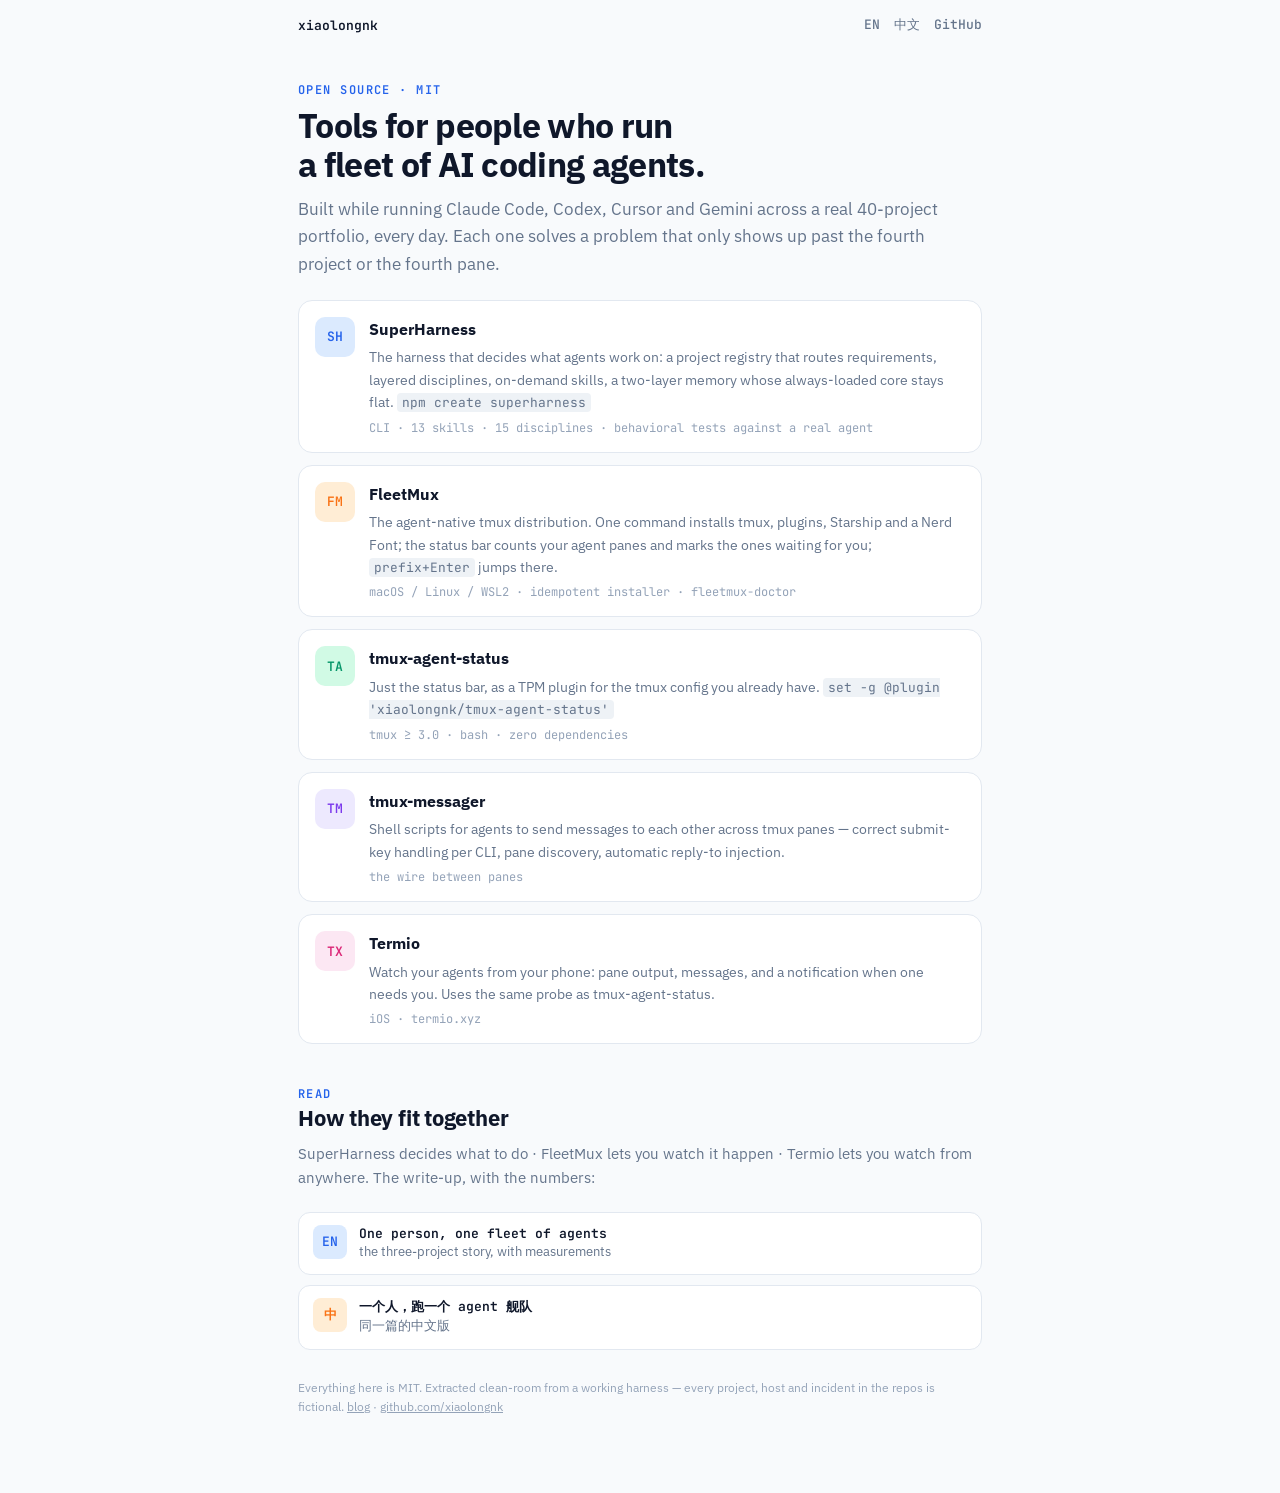
<file: index.html>
<!doctype html><html lang="en"><head><meta charset="utf-8"><meta name="viewport" content="width=device-width,initial-scale=1">
<title>xiaolongnk — tools for running AI agent fleets</title><meta name="description" content="Open-source tools for people who run many AI coding agents at once: SuperHarness, FleetMux, tmux-agent-status, tmux-messager, Termio.">
<meta property="og:title" content="xiaolongnk — tools for running AI agent fleets"><meta property="og:description" content="Open-source tools for people who run many AI coding agents at once: SuperHarness, FleetMux, tmux-agent-status, tmux-messager, Termio."><meta property="og:image" content="https://xiaolongnk.github.io/assets/fleetmux-demo.gif"><meta name="twitter:card" content="summary_large_image">
<link rel="preconnect" href="https://fonts.googleapis.com"><link href="https://fonts.googleapis.com/css2?family=IBM+Plex+Sans:wght@400;500;600;700&family=JetBrains+Mono:wght@400;600&display=swap" rel="stylesheet">
<link rel="stylesheet" href="assets/style.css"></head><body>
<nav><a class="brand" href="">xiaolongnk</a><span><a href="agent-fleet/">EN</a><a href="zh/agent-fleet/">中文</a><a href="https://github.com/xiaolongnk">GitHub</a></span></nav><main>
<div class="hero"><div class="eyebrow">Open source · MIT</div>
<h1>Tools for people who run<br>a fleet of AI coding agents.</h1>
<p class="lead">Built while running Claude Code, Codex, Cursor and Gemini across a real 40-project portfolio, every day. Each one solves a problem that only shows up past the fourth project or the fourth pane.</p>
<div class="grid">
<a class="prod" href="https://github.com/xiaolongnk/SuperHarness"><div class="k k1">SH</div><div><h3>SuperHarness</h3><p>The harness that decides what agents work on: a project registry that routes requirements, layered disciplines, on-demand skills, a two-layer memory whose always-loaded core stays flat. <code>npm create superharness</code></p><div class="m">CLI · 13 skills · 15 disciplines · behavioral tests against a real agent</div></div></a>
<a class="prod" href="https://github.com/xiaolongnk/fleetmux"><div class="k k2">FM</div><div><h3>FleetMux</h3><p>The agent-native tmux distribution. One command installs tmux, plugins, Starship and a Nerd Font; the status bar counts your agent panes and marks the ones waiting for you; <code>prefix+Enter</code> jumps there.</p><div class="m">macOS / Linux / WSL2 · idempotent installer · fleetmux-doctor</div></div></a>
<a class="prod" href="https://github.com/xiaolongnk/tmux-agent-status"><div class="k k3">TA</div><div><h3>tmux-agent-status</h3><p>Just the status bar, as a TPM plugin for the tmux config you already have. <code>set -g @plugin 'xiaolongnk/tmux-agent-status'</code></p><div class="m">tmux ≥ 3.0 · bash · zero dependencies</div></div></a>
<a class="prod" href="https://github.com/xiaolongnk/tmux-messager"><div class="k k4">TM</div><div><h3>tmux-messager</h3><p>Shell scripts for agents to send messages to each other across tmux panes — correct submit-key handling per CLI, pane discovery, automatic reply-to injection.</p><div class="m">the wire between panes</div></div></a>
<a class="prod" href="https://termio.xyz"><div class="k k5">TX</div><div><h3>Termio</h3><p>Watch your agents from your phone: pane output, messages, and a notification when one needs you. Uses the same probe as tmux-agent-status.</p><div class="m">iOS · termio.xyz</div></div></a>
</div></div>
<section><div class="eyebrow">Read</div><h2>How they fit together</h2>
<p class="lead" style="font-size:15px">SuperHarness decides what to do · FleetMux lets you watch it happen · Termio lets you watch from anywhere. The write-up, with the numbers:</p>
<div class="trio"><a href="agent-fleet/"><div class="k k1">EN</div><div><div class="n">One person, one fleet of agents</div><div class="d">the three-project story, with measurements</div></div></a>
<a href="zh/agent-fleet/"><div class="k k2">中</div><div><div class="n">一个人，跑一个 agent 舰队</div><div class="d">同一篇的中文版</div></div></a></div></section>
<p class="foot">Everything here is MIT. Extracted clean-room from a working harness — every project, host and incident in the repos is fictional. <a href="https://blog.nofile.cc" style="color:var(--faint)">blog</a> · <a href="https://github.com/xiaolongnk" style="color:var(--faint)">github.com/xiaolongnk</a></p>
</main></body></html>
</file>
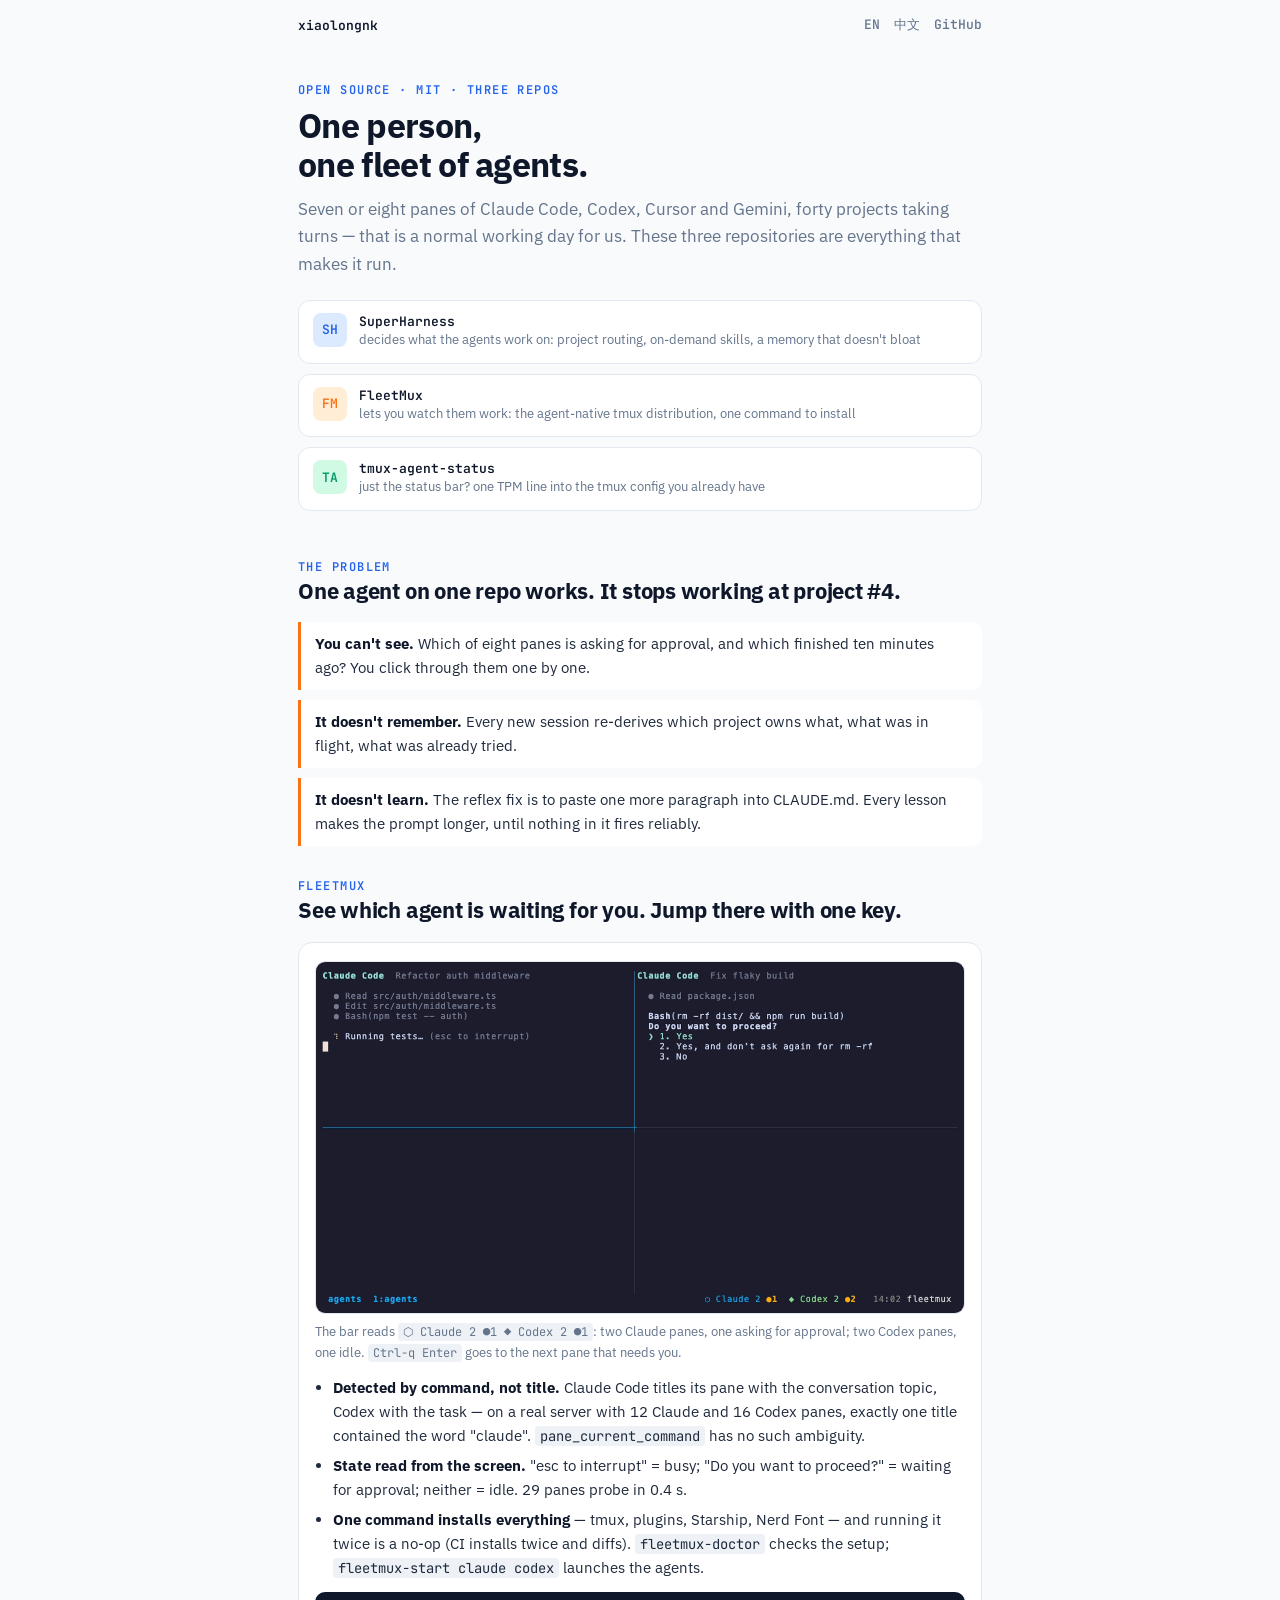
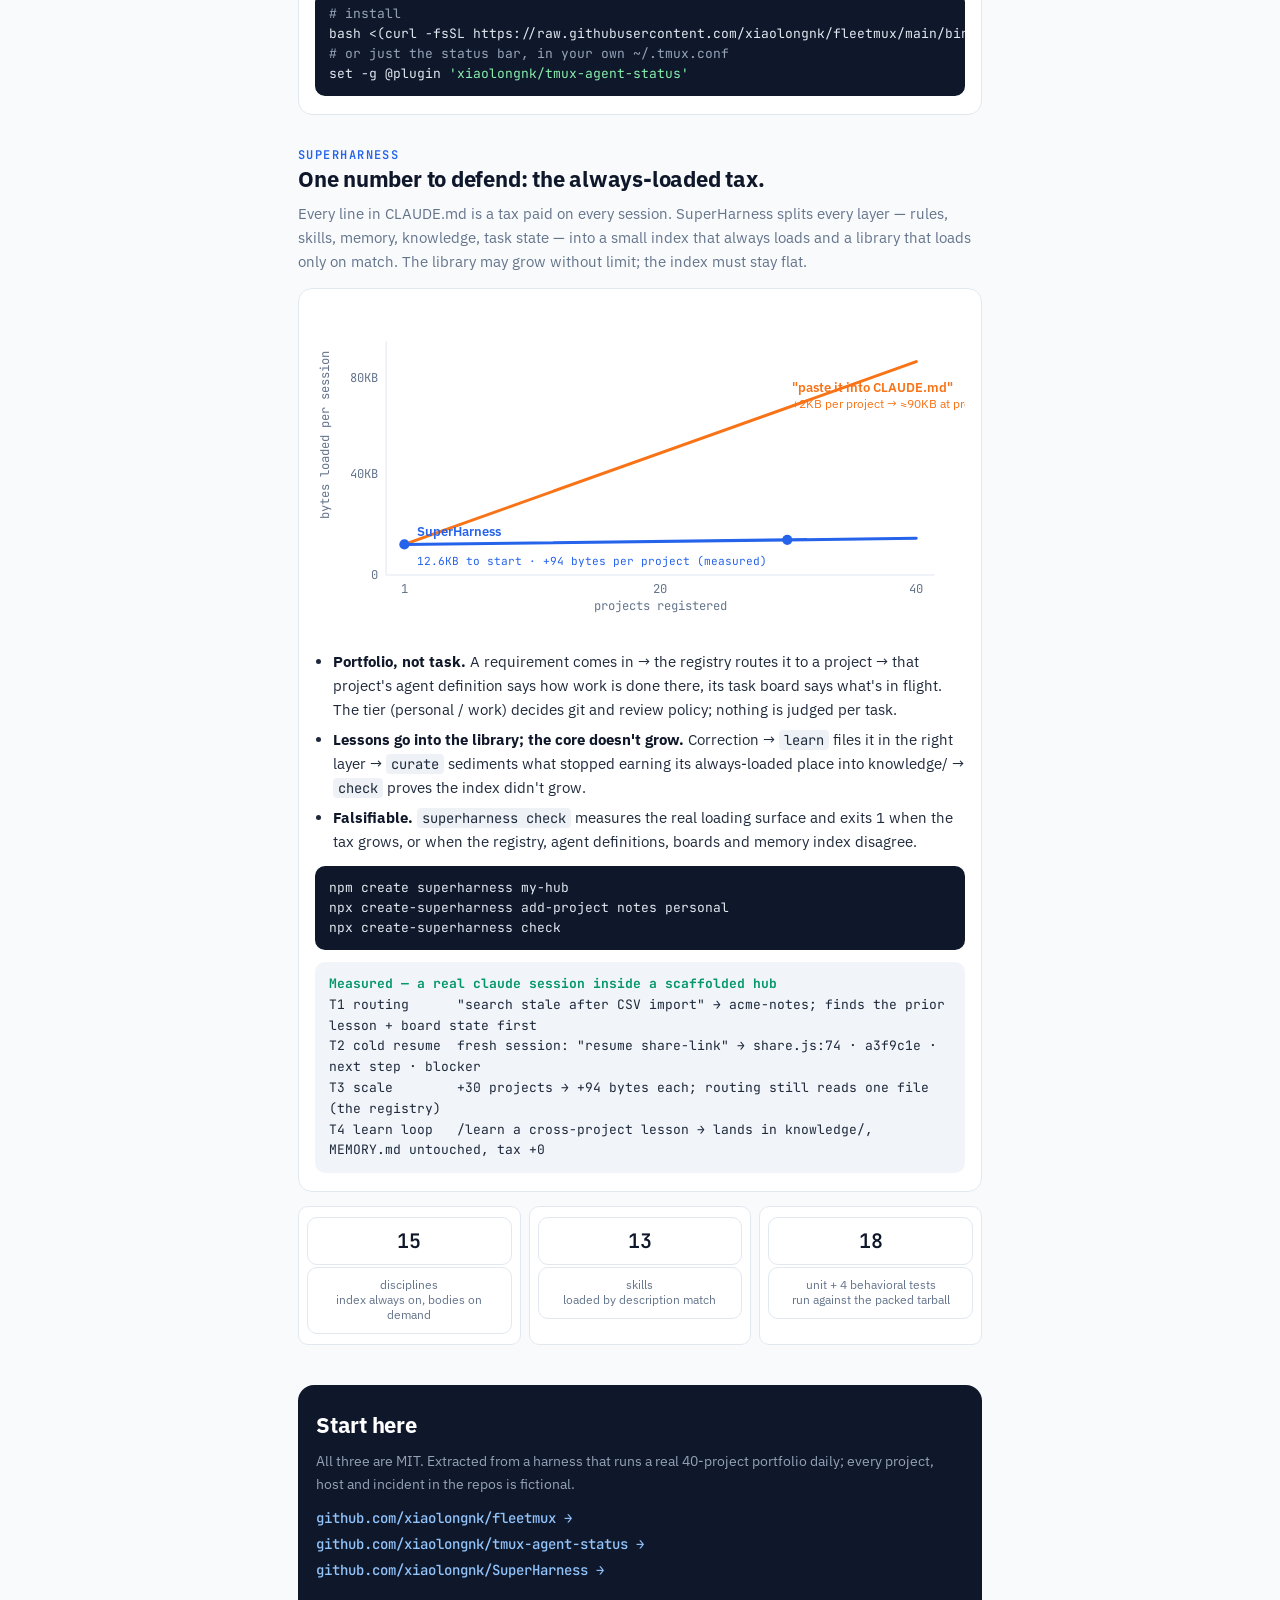
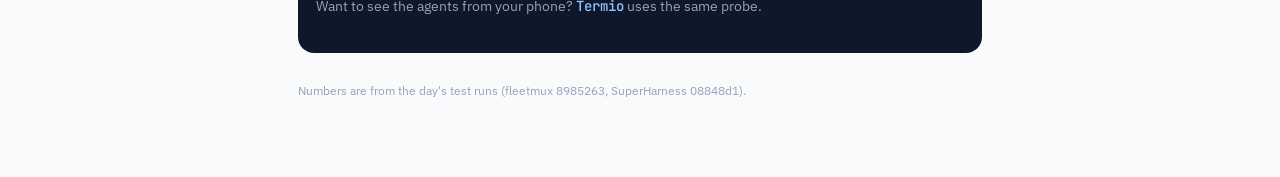
<file: agent-fleet/index.html>
<!doctype html><html lang="en"><head><meta charset="utf-8"><meta name="viewport" content="width=device-width,initial-scale=1">
<title>One person, one fleet of agents</title><meta name="description" content="SuperHarness, FleetMux and tmux-agent-status: see which AI agent is waiting for you, route work across 40 projects, keep the always-loaded context flat.">
<meta property="og:title" content="One person, one fleet of agents"><meta property="og:description" content="SuperHarness, FleetMux and tmux-agent-status: see which AI agent is waiting for you, route work across 40 projects, keep the always-loaded context flat."><meta property="og:image" content="https://xiaolongnk.github.io/assets/fleetmux-demo.gif"><meta name="twitter:card" content="summary_large_image">
<link rel="preconnect" href="https://fonts.googleapis.com"><link href="https://fonts.googleapis.com/css2?family=IBM+Plex+Sans:wght@400;500;600;700&family=JetBrains+Mono:wght@400;600&display=swap" rel="stylesheet">
<link rel="stylesheet" href="../assets/style.css"></head><body>
<nav><a class="brand" href="../">xiaolongnk</a><span><a href="../agent-fleet/">EN</a><a href="../zh/agent-fleet/">中文</a><a href="https://github.com/xiaolongnk">GitHub</a></span></nav><main>
<div class="hero"><div class="eyebrow">Open source · MIT · three repos</div>
<h1>One person,<br>one fleet of agents.</h1>
<p class="lead">Seven or eight panes of Claude Code, Codex, Cursor and Gemini, forty projects taking turns — that is a normal working day for us. These three repositories are everything that makes it run.</p>
<div class="trio">
<a href="https://github.com/xiaolongnk/SuperHarness"><div class="k k1">SH</div><div><div class="n">SuperHarness</div><div class="d">decides what the agents work on: project routing, on-demand skills, a memory that doesn't bloat</div></div></a>
<a href="https://github.com/xiaolongnk/fleetmux"><div class="k k2">FM</div><div><div class="n">FleetMux</div><div class="d">lets you watch them work: the agent-native tmux distribution, one command to install</div></div></a>
<a href="https://github.com/xiaolongnk/tmux-agent-status"><div class="k k3">TA</div><div><div class="n">tmux-agent-status</div><div class="d">just the status bar? one TPM line into the tmux config you already have</div></div></a>
</div></div>
<section><div class="eyebrow">The problem</div><h2>One agent on one repo works. It stops working at project #4.</h2>
<div class="pain">
<div><b>You can't see.</b> Which of eight panes is asking for approval, and which finished ten minutes ago? You click through them one by one.</div>
<div><b>It doesn't remember.</b> Every new session re-derives which project owns what, what was in flight, what was already tried.</div>
<div><b>It doesn't learn.</b> The reflex fix is to paste one more paragraph into CLAUDE.md. Every lesson makes the prompt longer, until nothing in it fires reliably.</div>
</div></section>
<section><div class="eyebrow">FleetMux</div><h2>See which agent is waiting for you. Jump there with one key.</h2>
<div class="card"><img class="gif" alt="fleetmux demo" src="../assets/fleetmux-demo.gif">
<p class="cap">The bar reads <code>⬡ Claude 2 ●1 ◆ Codex 2 ●1</code>: two Claude panes, one asking for approval; two Codex panes, one idle. <code>Ctrl-q Enter</code> goes to the next pane that needs you.</p>
<ul class="pts">
<li><b>Detected by command, not title.</b> Claude Code titles its pane with the conversation topic, Codex with the task — on a real server with 12 Claude and 16 Codex panes, exactly one title contained the word "claude". <code>pane_current_command</code> has no such ambiguity.</li>
<li><b>State read from the screen.</b> "esc to interrupt" = busy; "Do you want to proceed?" = waiting for approval; neither = idle. 29 panes probe in 0.4 s.</li>
<li><b>One command installs everything</b> — tmux, plugins, Starship, Nerd Font — and running it twice is a no-op (CI installs twice and diffs). <code>fleetmux-doctor</code> checks the setup; <code>fleetmux-start claude codex</code> launches the agents.</li>
</ul>
<pre><span class="c"># install</span>
bash &lt;(curl -fsSL https://raw.githubusercontent.com/xiaolongnk/fleetmux/main/bin/install.sh)
<span class="c"># or just the status bar, in your own ~/.tmux.conf</span>
set -g @plugin <span class="g">'xiaolongnk/tmux-agent-status'</span></pre></div></section>
<section><div class="eyebrow">SuperHarness</div><h2>One number to defend: the always-loaded tax.</h2>
<p class="lead" style="font-size:15px;margin-bottom:0">Every line in CLAUDE.md is a tax paid on every session. SuperHarness splits every layer — rules, skills, memory, knowledge, task state — into a small index that always loads and a library that loads only on match. The library may grow without limit; the index must stay flat.</p>
<div class="card"><svg class="chart" viewBox="0 0 640 300" width="100%" role="img" aria-label="always-loaded bytes vs number of projects">
<g font-family="JetBrains Mono,monospace" font-size="12" fill="#64748B">
<line x1="70" y1="20" x2="70" y2="250" stroke="#E2E8F0"/><line x1="70" y1="250" x2="610" y2="250" stroke="#E2E8F0"/>
<text x="340" y="285" text-anchor="middle">projects registered</text>
<text x="14" y="30" transform="rotate(-90 14 30)" text-anchor="end">bytes loaded per session</text>
<text x="62" y="254" text-anchor="end">0</text><text x="62" y="60" text-anchor="end">80KB</text><text x="62" y="155" text-anchor="end">40KB</text>
<text x="88" y="268" text-anchor="middle">1</text><text x="340" y="268" text-anchor="middle">20</text><text x="592" y="268" text-anchor="middle">40</text></g>
<path d="M88 220 L592 40" stroke="#F97316" stroke-width="3" fill="none" stroke-linecap="round"/>
<text x="470" y="70" font-family="IBM Plex Sans,sans-serif" font-size="13" fill="#F97316" font-weight="600">"paste it into CLAUDE.md"</text>
<text x="470" y="86" font-family="IBM Plex Sans,sans-serif" font-size="12" fill="#F97316">+2KB per project → ≈90KB at project #40</text>
<path d="M88 220 L592 214" stroke="#2563EB" stroke-width="3" fill="none" stroke-linecap="round"/>
<circle cx="88" cy="220" r="5" fill="#2563EB"/><circle cx="465" cy="215.5" r="5" fill="#2563EB"/>
<text x="100" y="212" font-family="IBM Plex Sans,sans-serif" font-size="13" fill="#2563EB" font-weight="600">SuperHarness</text>
<text x="100" y="240" font-family="JetBrains Mono,monospace" font-size="11" fill="#2563EB">12.6KB to start · +94 bytes per project (measured)</text></svg>
<ul class="pts">
<li><b>Portfolio, not task.</b> A requirement comes in → the registry routes it to a project → that project's agent definition says how work is done there, its task board says what's in flight. The tier (personal / work) decides git and review policy; nothing is judged per task.</li>
<li><b>Lessons go into the library; the core doesn't grow.</b> Correction → <code>learn</code> files it in the right layer → <code>curate</code> sediments what stopped earning its always-loaded place into knowledge/ → <code>check</code> proves the index didn't grow.</li>
<li><b>Falsifiable.</b> <code>superharness check</code> measures the real loading surface and exits 1 when the tax grows, or when the registry, agent definitions, boards and memory index disagree.</li>
</ul>
<pre>npm create superharness my-hub
npx create-superharness add-project notes personal
npx create-superharness check</pre>
<div class="receipt"><b>Measured — a real claude session inside a scaffolded hub</b>
T1 routing      "search stale after CSV import" → acme-notes; finds the prior lesson + board state first
T2 cold resume  fresh session: "resume share-link" → share.js:74 · a3f9c1e · next step · blocker
T3 scale        +30 projects → +94 bytes each; routing still reads one file (the registry)
T4 learn loop   /learn a cross-project lesson → lands in knowledge/, MEMORY.md untouched, tax +0</div></div>
<div class="stats"><div><div class="v">15</div><div class="l">disciplines<br>index always on, bodies on demand</div></div><div><div class="v">13</div><div class="l">skills<br>loaded by description match</div></div><div><div class="v">18</div><div class="l">unit + 4 behavioral tests<br>run against the packed tarball</div></div></div></section>
<div class="cta"><h2>Start here</h2><p>All three are MIT. Extracted from a harness that runs a real 40-project portfolio daily; every project, host and incident in the repos is fictional.</p>
<a href="https://github.com/xiaolongnk/fleetmux">github.com/xiaolongnk/fleetmux →</a><a href="https://github.com/xiaolongnk/tmux-agent-status">github.com/xiaolongnk/tmux-agent-status →</a><a href="https://github.com/xiaolongnk/SuperHarness">github.com/xiaolongnk/SuperHarness →</a>
<p style="margin-top:16px">Want to see the agents from your phone? <a href="https://termio.xyz" style="display:inline">Termio</a> uses the same probe.</p></div>
<p class="foot">Numbers are from the day's test runs (fleetmux 8985263, SuperHarness 08848d1).</p>
</main></body></html>
</file>
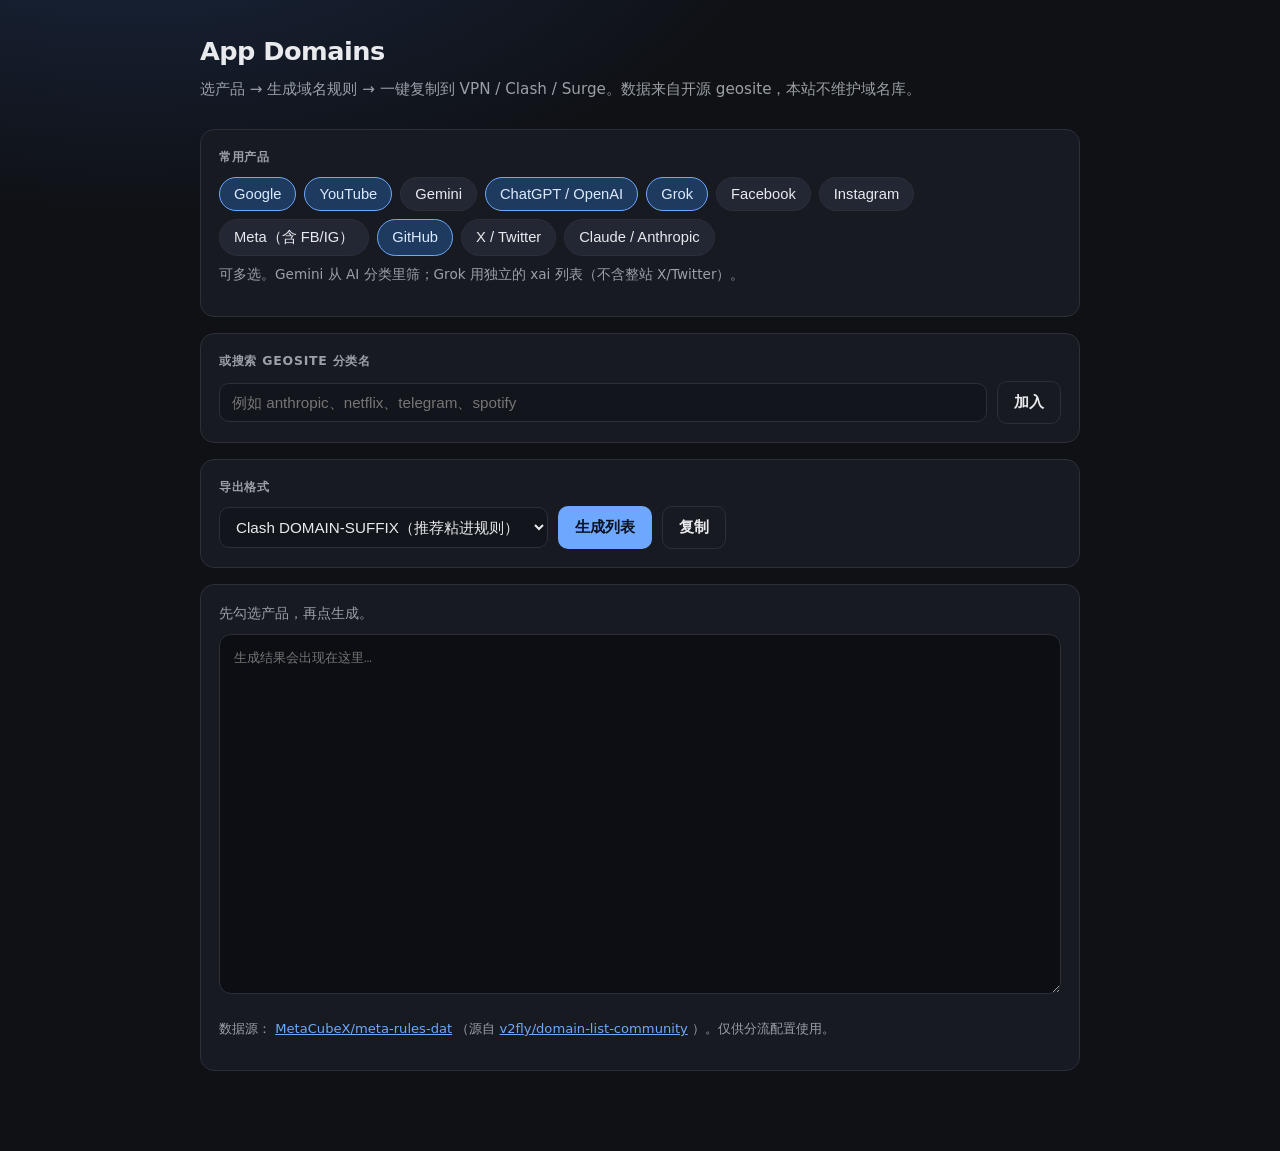
<file: app-domains/index.html>
<!DOCTYPE html>
<html lang="zh-CN">
<head>
  <meta charset="UTF-8" />
  <meta name="viewport" content="width=device-width, initial-scale=1" />
  <title>App Domains — 按产品复制分流规则</title>
  <style>
    :root {
      --bg: #0f1115;
      --panel: #171a21;
      --border: #2a2f3a;
      --text: #e8eaed;
      --muted: #9aa0a6;
      --accent: #6ea8fe;
      --accent-2: #3dd68c;
      --chip: #222733;
      --chip-on: #1e3a5f;
      --danger: #f07178;
    }
    * { box-sizing: border-box; }
    body {
      margin: 0;
      font-family: ui-sans-serif, system-ui, -apple-system, "Segoe UI", Roboto, "PingFang SC", "Noto Sans SC", sans-serif;
      background: radial-gradient(1200px 600px at 10% -10%, #1a2740 0%, transparent 55%), var(--bg);
      color: var(--text);
      line-height: 1.5;
      min-height: 100vh;
    }
    main {
      max-width: 920px;
      margin: 0 auto;
      padding: 32px 20px 64px;
    }
    h1 {
      font-size: 1.6rem;
      font-weight: 700;
      margin: 0 0 8px;
      letter-spacing: -0.02em;
    }
    .sub {
      color: var(--muted);
      margin: 0 0 28px;
      font-size: 0.95rem;
    }
    .panel {
      background: var(--panel);
      border: 1px solid var(--border);
      border-radius: 14px;
      padding: 18px;
      margin-bottom: 16px;
    }
    .label {
      font-size: 0.78rem;
      text-transform: uppercase;
      letter-spacing: 0.06em;
      color: var(--muted);
      margin-bottom: 10px;
      font-weight: 600;
    }
    .chips {
      display: flex;
      flex-wrap: wrap;
      gap: 8px;
    }
    .chip {
      appearance: none;
      border: 1px solid var(--border);
      background: var(--chip);
      color: var(--text);
      border-radius: 999px;
      padding: 8px 14px;
      font-size: 0.92rem;
      cursor: pointer;
      transition: 0.15s ease;
    }
    .chip:hover { border-color: #4a5568; }
    .chip.on {
      background: var(--chip-on);
      border-color: var(--accent);
      color: #dceaff;
    }
    .row {
      display: flex;
      flex-wrap: wrap;
      gap: 10px;
      align-items: center;
    }
    select, input[type="search"] {
      background: #12151c;
      color: var(--text);
      border: 1px solid var(--border);
      border-radius: 10px;
      padding: 10px 12px;
      font-size: 0.95rem;
      min-width: 180px;
    }
    input[type="search"] { flex: 1; min-width: 220px; }
    button.primary, button.ghost {
      border-radius: 10px;
      padding: 10px 16px;
      font-size: 0.95rem;
      cursor: pointer;
      border: 1px solid transparent;
      font-weight: 600;
    }
    button.primary {
      background: var(--accent);
      color: #0b1220;
    }
    button.primary:disabled {
      opacity: 0.45;
      cursor: not-allowed;
    }
    button.ghost {
      background: transparent;
      border-color: var(--border);
      color: var(--text);
    }
    button.ghost:hover { border-color: #556070; }
    textarea {
      width: 100%;
      min-height: 360px;
      resize: vertical;
      background: #0c0e13;
      color: #d7dde8;
      border: 1px solid var(--border);
      border-radius: 12px;
      padding: 14px;
      font-family: ui-monospace, SFMono-Regular, Menlo, Consolas, monospace;
      font-size: 0.82rem;
      line-height: 1.45;
    }
    .meta {
      display: flex;
      flex-wrap: wrap;
      gap: 12px;
      justify-content: space-between;
      align-items: center;
      margin-bottom: 10px;
      color: var(--muted);
      font-size: 0.88rem;
    }
    .ok { color: var(--accent-2); }
    .err { color: var(--danger); }
    .foot {
      margin-top: 18px;
      color: var(--muted);
      font-size: 0.82rem;
    }
    .foot a { color: var(--accent); }
    .hint {
      margin-top: 8px;
      color: var(--muted);
      font-size: 0.85rem;
    }
  </style>
</head>
<body>
  <main>
    <h1>App Domains</h1>
    <p class="sub">选产品 → 生成域名规则 → 一键复制到 VPN / Clash / Surge。数据来自开源 geosite，本站不维护域名库。</p>

    <section class="panel">
      <div class="label">常用产品</div>
      <div class="chips" id="chips"></div>
      <p class="hint">可多选。Gemini 从 AI 分类里筛；Grok 用独立的 xai 列表（不含整站 X/Twitter）。</p>
    </section>

    <section class="panel">
      <div class="label">或搜索 geosite 分类名</div>
      <div class="row">
        <input type="search" id="custom" placeholder="例如 anthropic、netflix、telegram、spotify" list="known" />
        <datalist id="known"></datalist>
        <button class="ghost" type="button" id="addCustom">加入</button>
      </div>
    </section>

    <section class="panel">
      <div class="label">导出格式</div>
      <div class="row">
        <select id="format">
          <option value="clash-suffix">Clash DOMAIN-SUFFIX（推荐粘进规则）</option>
          <option value="clash-rule">Clash RULE-SET 风格 DOMAIN</option>
          <option value="surge">Surge DOMAIN-SET（纯域名）</option>
          <option value="plain">纯域名列表</option>
        </select>
        <button class="primary" type="button" id="generate">生成列表</button>
        <button class="ghost" type="button" id="copy" disabled>复制</button>
      </div>
    </section>

    <section class="panel">
      <div class="meta">
        <span id="status">先勾选产品，再点生成。</span>
        <span id="count"></span>
      </div>
      <textarea id="out" readonly placeholder="生成结果会出现在这里…"></textarea>
      <p class="foot">
        数据源：
        <a href="https://github.com/MetaCubeX/meta-rules-dat" target="_blank" rel="noreferrer">MetaCubeX/meta-rules-dat</a>
        （源自
        <a href="https://github.com/v2fly/domain-list-community" target="_blank" rel="noreferrer">v2fly/domain-list-community</a>
        ）。仅供分流配置使用。
      </p>
    </section>
  </main>

  <script>
    const CDN = "https://cdn.jsdelivr.net/gh/MetaCubeX/meta-rules-dat@meta/geo/geosite";

    const PRESETS = [
      { id: "google", label: "Google", source: "google" },
      { id: "youtube", label: "YouTube", source: "youtube" },
      { id: "gemini", label: "Gemini", source: "category-ai-!cn", filter: /gemini|aistudio|makersuite|generativelanguage|bard\.google|deepmind|ai\.google\.dev|ai\.studio|notebooklm|alkalimakersuite|geminiweb/i },
      { id: "openai", label: "ChatGPT / OpenAI", source: "openai" },
      { id: "grok", label: "Grok", source: "xai" },
      { id: "facebook", label: "Facebook", source: "facebook" },
      { id: "instagram", label: "Instagram", source: "instagram" },
      { id: "meta", label: "Meta（含 FB/IG）", source: "meta" },
      { id: "github", label: "GitHub", source: "github" },
      { id: "x", label: "X / Twitter", source: "x" },
      { id: "anthropic", label: "Claude / Anthropic", source: "anthropic" },
    ];

    const SUGGEST = [
      "google","youtube","openai","github","facebook","instagram","meta","x","xai",
      "anthropic","netflix","telegram","spotify","discord","microsoft","apple","amazon",
      "tiktok","twitter","category-ai-!cn","gfw","geolocation-!cn"
    ];

    const selected = new Set(["google", "youtube", "openai", "grok", "github"]);
    const customSources = new Set();
    const cache = new Map();

    const chipsEl = document.getElementById("chips");
    const outEl = document.getElementById("out");
    const statusEl = document.getElementById("status");
    const countEl = document.getElementById("count");
    const copyBtn = document.getElementById("copy");
    const knownEl = document.getElementById("known");

    SUGGEST.forEach((name) => {
      const opt = document.createElement("option");
      opt.value = name;
      knownEl.appendChild(opt);
    });

    function renderChips() {
      chipsEl.innerHTML = "";
      PRESETS.forEach((p) => {
        const btn = document.createElement("button");
        btn.type = "button";
        btn.className = "chip" + (selected.has(p.id) ? " on" : "");
        btn.textContent = p.label;
        btn.addEventListener("click", () => {
          if (selected.has(p.id)) selected.delete(p.id);
          else selected.add(p.id);
          btn.classList.toggle("on");
        });
        chipsEl.appendChild(btn);
      });
      customSources.forEach((name) => {
        const btn = document.createElement("button");
        btn.type = "button";
        btn.className = "chip on";
        btn.textContent = name + " ×";
        btn.title = "再点一次移除";
        btn.addEventListener("click", () => {
          customSources.delete(name);
          renderChips();
        });
        chipsEl.appendChild(btn);
      });
    }

    function normalizeDomain(raw) {
      let s = String(raw).trim();
      if (!s || s === "payload:") return null;
      s = s.replace(/^-\s*/, "").replace(/^['"]|['"]$/g, "");
      s = s.replace(/^\+\./, "").replace(/^full:/i, "").replace(/^domain:/i, "");
      s = s.replace(/\s+@\w+$/i, "");
      if (s.startsWith("regexp:") || s.startsWith("keyword:")) return null;
      s = s.replace(/^\*\./, "").replace(/\.$/, "");
      if (!s || s.includes(" ") || !s.includes(".")) return null;
      return s.toLowerCase();
    }

    function parsePayload(text) {
      const domains = [];
      for (const line of text.split(/\r?\n/)) {
        const d = normalizeDomain(line);
        if (d) domains.push(d);
      }
      return domains;
    }

    async function fetchSource(name) {
      if (cache.has(name)) return cache.get(name);
      const url = `${CDN}/${encodeURIComponent(name)}.yaml`;
      const res = await fetch(url);
      if (!res.ok) throw new Error(`${name} 拉取失败（HTTP ${res.status}）`);
      const text = await res.text();
      const domains = parsePayload(text);
      cache.set(name, domains);
      return domains;
    }

    function formatDomains(domains, format) {
      const uniq = [...new Set(domains)].sort();
      if (format === "plain" || format === "surge") return uniq.join("\n");
      if (format === "clash-rule") {
        return uniq.map((d) => `DOMAIN,${d},PROXY`).join("\n");
      }
      // clash-suffix
      return uniq.map((d) => `DOMAIN-SUFFIX,${d},PROXY`).join("\n");
    }

    async function generate() {
      const jobs = [];
      for (const p of PRESETS) {
        if (!selected.has(p.id)) continue;
        jobs.push({ label: p.label, source: p.source, filter: p.filter || null });
      }
      for (const name of customSources) {
        jobs.push({ label: name, source: name, filter: null });
      }
      if (!jobs.length) {
        statusEl.textContent = "至少选一个产品。";
        statusEl.className = "err";
        return;
      }

      statusEl.textContent = "正在从开源库拉取…";
      statusEl.className = "";
      copyBtn.disabled = true;
      outEl.value = "";
      countEl.textContent = "";

      const all = [];
      const notes = [];
      try {
        for (const job of jobs) {
          let domains = await fetchSource(job.source);
          if (job.filter) {
            domains = domains.filter((d) => job.filter.test(d));
            notes.push(`${job.label}: ${domains.length}（已筛选）`);
          } else {
            notes.push(`${job.label}: ${domains.length}`);
          }
          all.push(...domains);
        }
        const format = document.getElementById("format").value;
        const text = formatDomains(all, format);
        outEl.value = text;
        const n = text ? text.split("\n").filter(Boolean).length : 0;
        statusEl.textContent = "完成 · " + notes.join(" · ");
        statusEl.className = "ok";
        countEl.textContent = n + " 条规则";
        copyBtn.disabled = n === 0;
      } catch (err) {
        statusEl.textContent = String(err.message || err);
        statusEl.className = "err";
      }
    }

    async function copyOut() {
      const text = outEl.value;
      if (!text) return;
      try {
        await navigator.clipboard.writeText(text);
        statusEl.textContent = "已复制到剪贴板，可直接粘进 VPN / Clash 规则。";
        statusEl.className = "ok";
      } catch {
        outEl.focus();
        outEl.select();
        statusEl.textContent = "自动复制失败，请手动全选复制。";
        statusEl.className = "err";
      }
    }

    document.getElementById("addCustom").addEventListener("click", () => {
      const name = document.getElementById("custom").value.trim().toLowerCase();
      if (!name) return;
      customSources.add(name);
      document.getElementById("custom").value = "";
      renderChips();
    });
    document.getElementById("custom").addEventListener("keydown", (e) => {
      if (e.key === "Enter") {
        e.preventDefault();
        document.getElementById("addCustom").click();
      }
    });
    document.getElementById("generate").addEventListener("click", generate);
    document.getElementById("copy").addEventListener("click", copyOut);

    renderChips();
  </script>
</body>
</html>
</file>
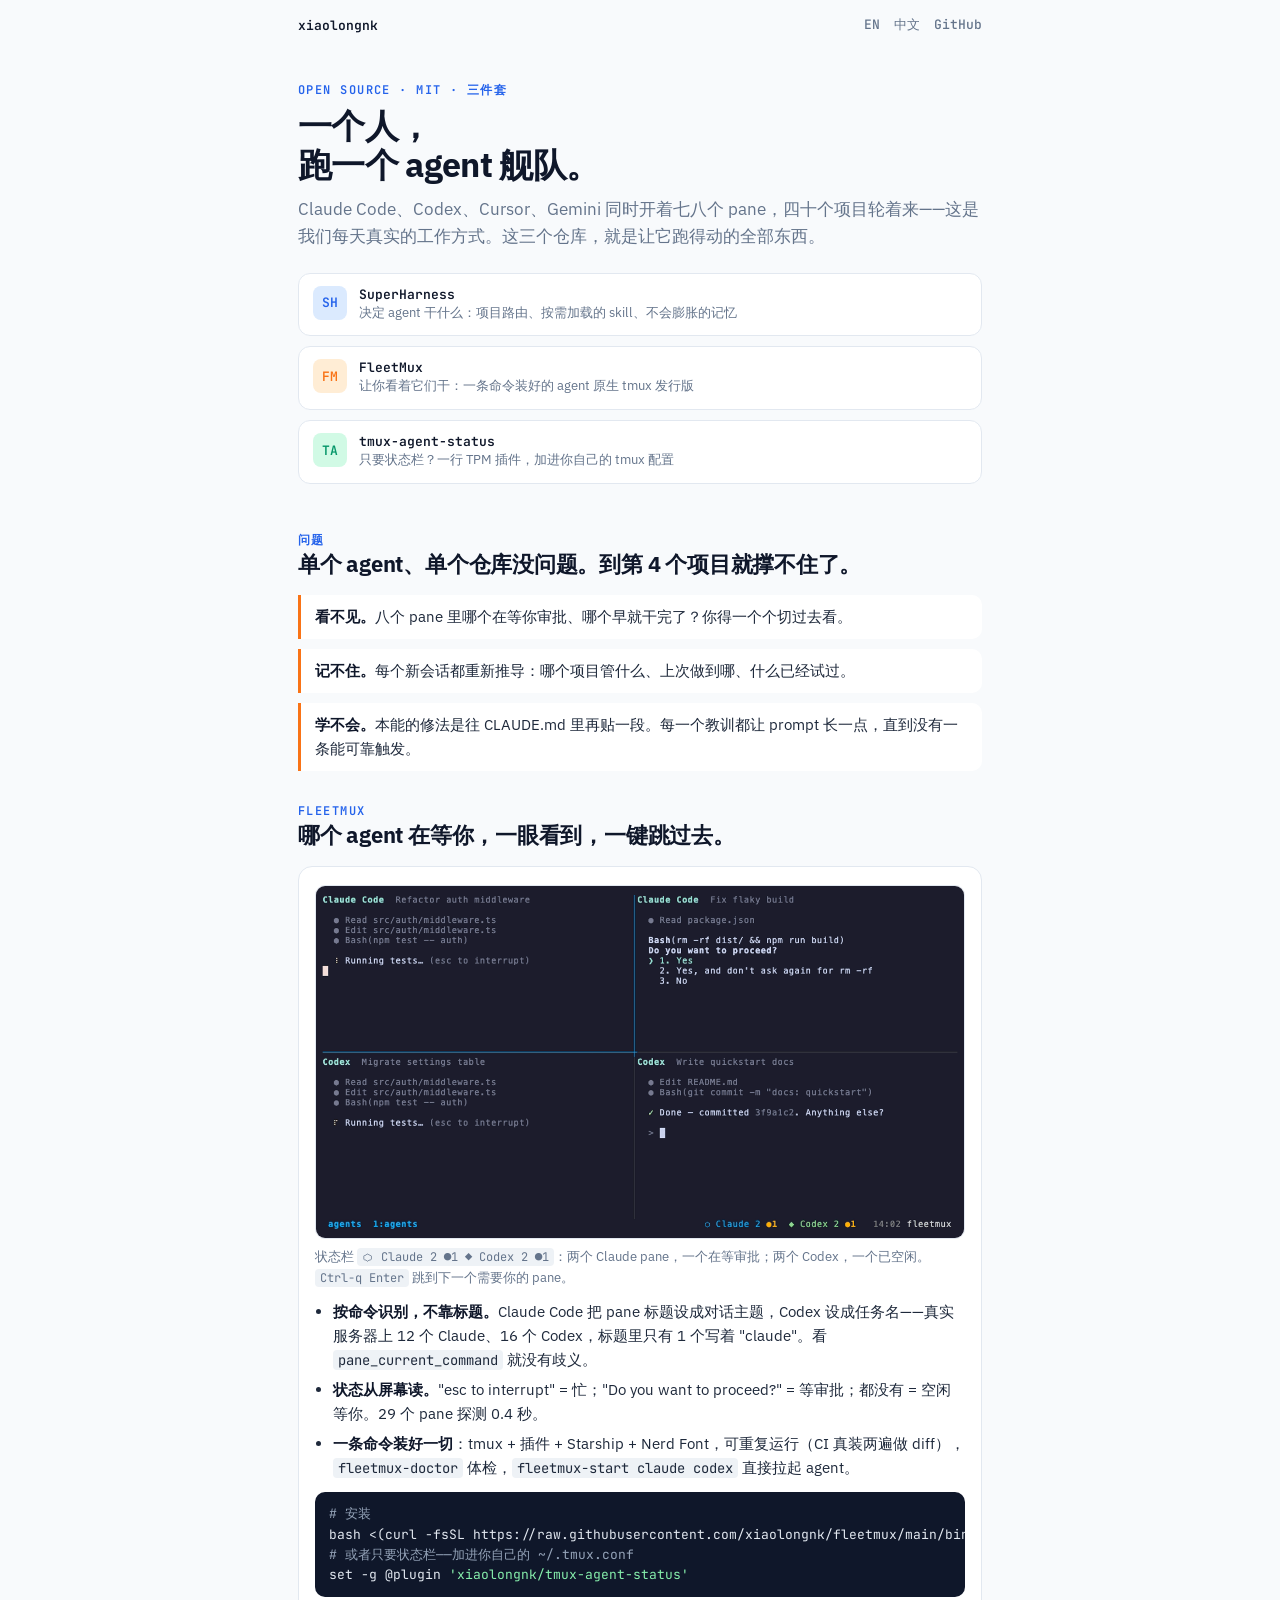
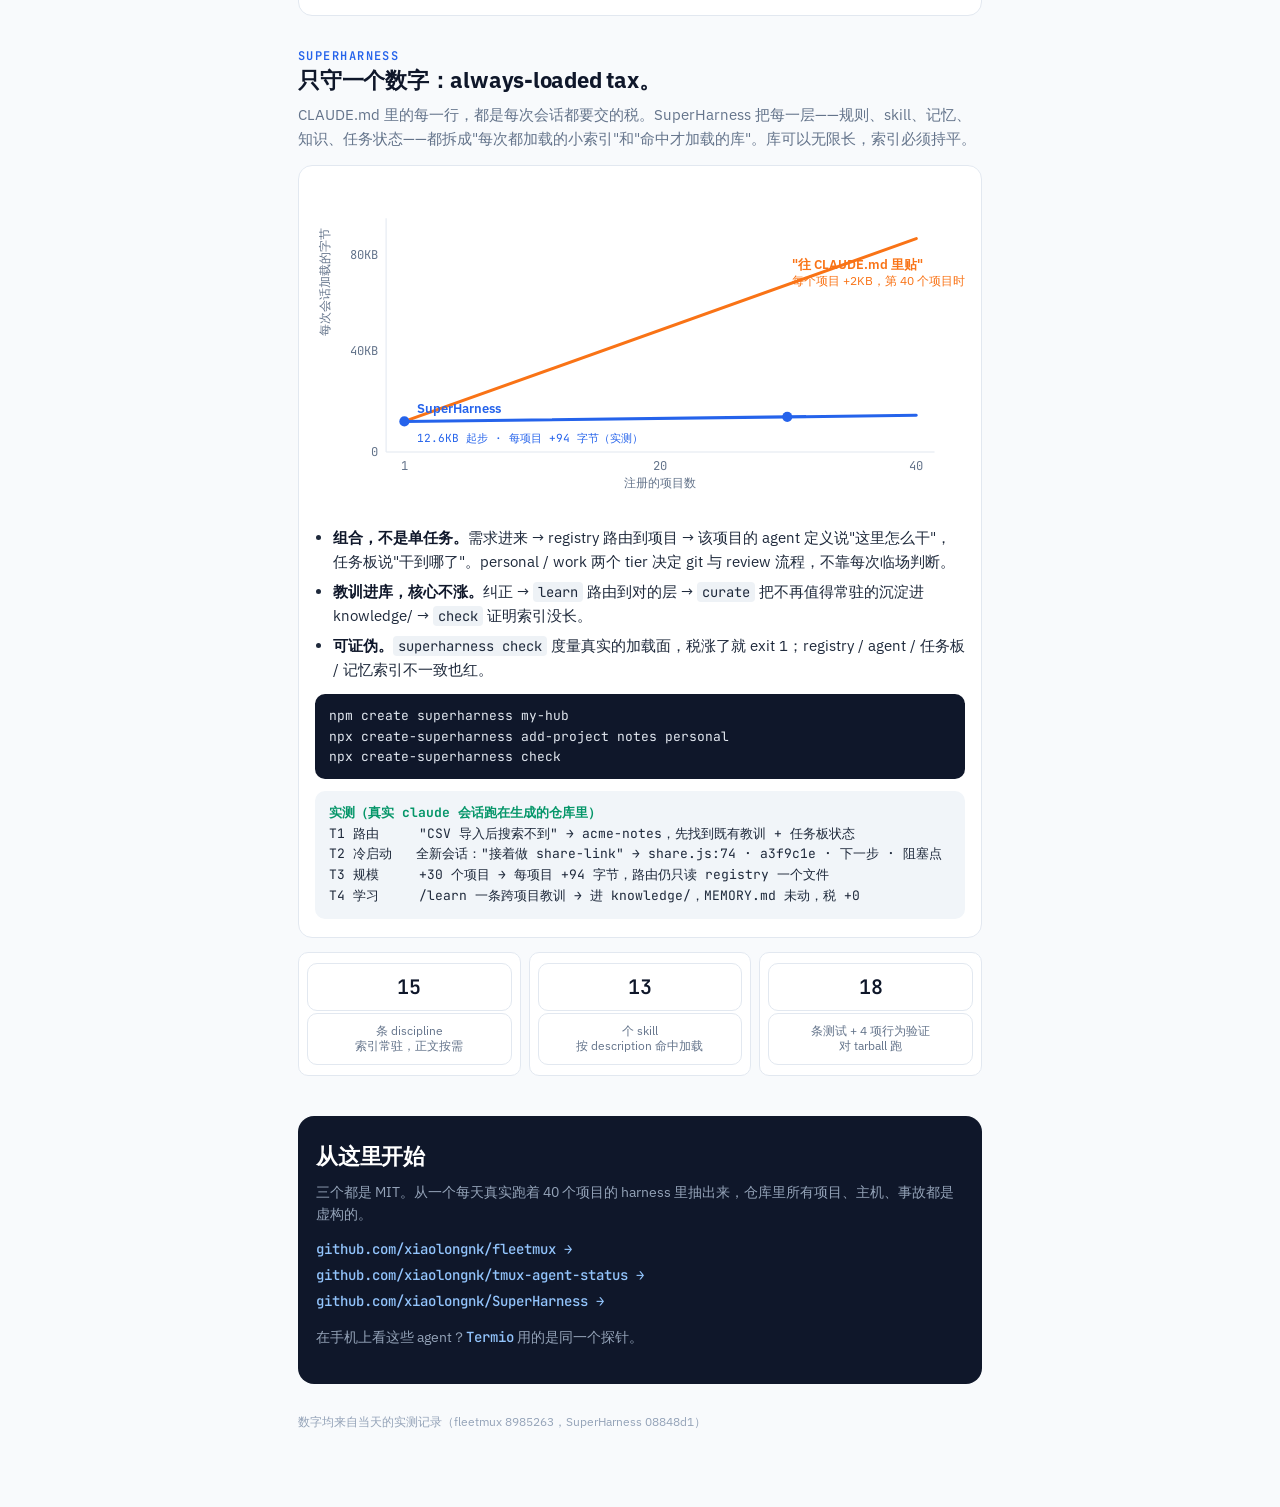
<file: zh/agent-fleet/index.html>
<!doctype html><html lang="zh-CN"><head><meta charset="utf-8"><meta name="viewport" content="width=device-width,initial-scale=1">
<title>一个人，跑一个 agent 舰队</title><meta name="description" content="SuperHarness、FleetMux、tmux-agent-status：一眼看到哪个 agent 在等你，40 个项目的需求路由，always-loaded 上下文持平。">
<meta property="og:title" content="一个人，跑一个 agent 舰队"><meta property="og:description" content="SuperHarness、FleetMux、tmux-agent-status：一眼看到哪个 agent 在等你，40 个项目的需求路由，always-loaded 上下文持平。"><meta property="og:image" content="https://xiaolongnk.github.io/assets/fleetmux-demo.gif"><meta name="twitter:card" content="summary_large_image">
<link rel="preconnect" href="https://fonts.googleapis.com"><link href="https://fonts.googleapis.com/css2?family=IBM+Plex+Sans:wght@400;500;600;700&family=JetBrains+Mono:wght@400;600&display=swap" rel="stylesheet">
<link rel="stylesheet" href="../../assets/style.css"></head><body>
<nav><a class="brand" href="../../">xiaolongnk</a><span><a href="../../agent-fleet/">EN</a><a href="../../zh/agent-fleet/">中文</a><a href="https://github.com/xiaolongnk">GitHub</a></span></nav><main>

<div class="hero">
<div class="eyebrow">Open source · MIT · 三件套</div>
<h1>一个人，<br>跑一个 agent 舰队。</h1>
<p class="lead">Claude Code、Codex、Cursor、Gemini 同时开着七八个 pane，四十个项目轮着来——这是我们每天真实的工作方式。这三个仓库，就是让它跑得动的全部东西。</p>
<div class="trio">
<a href="https://github.com/xiaolongnk/SuperHarness"><div class="k k1">SH</div><div><div class="n">SuperHarness</div><div class="d">决定 agent 干什么：项目路由、按需加载的 skill、不会膨胀的记忆</div></div></a>
<a href="https://github.com/xiaolongnk/fleetmux"><div class="k k2">FM</div><div><div class="n">FleetMux</div><div class="d">让你看着它们干：一条命令装好的 agent 原生 tmux 发行版</div></div></a>
<a href="https://github.com/xiaolongnk/tmux-agent-status"><div class="k k3">TA</div><div><div class="n">tmux-agent-status</div><div class="d">只要状态栏？一行 TPM 插件，加进你自己的 tmux 配置</div></div></a>
</div>
</div>

<section>
<div class="eyebrow">问题</div>
<h2>单个 agent、单个仓库没问题。到第 4 个项目就撑不住了。</h2>
<div class="pain">
<div><b>看不见。</b>八个 pane 里哪个在等你审批、哪个早就干完了？你得一个个切过去看。</div>
<div><b>记不住。</b>每个新会话都重新推导：哪个项目管什么、上次做到哪、什么已经试过。</div>
<div><b>学不会。</b>本能的修法是往 CLAUDE.md 里再贴一段。每一个教训都让 prompt 长一点，直到没有一条能可靠触发。</div>
</div>
</section>

<section>
<div class="eyebrow">FleetMux</div>
<h2>哪个 agent 在等你，一眼看到，一键跳过去。</h2>
<div class="card">
<img class="gif" alt="fleetmux demo" src="../../assets/fleetmux-demo.gif">
<p class="cap">状态栏 <code>⬡ Claude 2 ●1 ◆ Codex 2 ●1</code>：两个 Claude pane，一个在等审批；两个 Codex，一个已空闲。<code>Ctrl-q Enter</code> 跳到下一个需要你的 pane。</p>
<ul class="pts">
<li><b>按命令识别，不靠标题。</b>Claude Code 把 pane 标题设成对话主题，Codex 设成任务名——真实服务器上 12 个 Claude、16 个 Codex，标题里只有 1 个写着 "claude"。看 <code>pane_current_command</code> 就没有歧义。</li>
<li><b>状态从屏幕读。</b>"esc to interrupt" = 忙；"Do you want to proceed?" = 等审批；都没有 = 空闲等你。29 个 pane 探测 0.4 秒。</li>
<li><b>一条命令装好一切</b>：tmux + 插件 + Starship + Nerd Font，可重复运行（CI 真装两遍做 diff），<code>fleetmux-doctor</code> 体检，<code>fleetmux-start claude codex</code> 直接拉起 agent。</li>
</ul>
<pre><span class="c"># 安装</span>
bash &lt;(curl -fsSL https://raw.githubusercontent.com/xiaolongnk/fleetmux/main/bin/install.sh)
<span class="c"># 或者只要状态栏——加进你自己的 ~/.tmux.conf</span>
set -g @plugin <span class="g">'xiaolongnk/tmux-agent-status'</span></pre>
</div>
</section>

<section>
<div class="eyebrow">SuperHarness</div>
<h2>只守一个数字：always-loaded tax。</h2>
<p class="lead" style="font-size:15px;margin-bottom:0">CLAUDE.md 里的每一行，都是每次会话都要交的税。SuperHarness 把每一层——规则、skill、记忆、知识、任务状态——都拆成"每次都加载的小索引"和"命中才加载的库"。库可以无限长，索引必须持平。</p>
<div class="card">
<svg class="chart" viewBox="0 0 640 300" width="100%" role="img" aria-label="always-loaded tax vs 项目数">
<defs><marker id="ar" viewBox="0 0 10 10" refX="8" refY="5" markerWidth="6" markerHeight="6" orient="auto"><path d="M0 0L10 5L0 10z" fill="#94A3B8"/></marker></defs>
<g font-family="JetBrains Mono,monospace" font-size="12" fill="#64748B">
<line x1="70" y1="20" x2="70" y2="250" stroke="#E2E8F0"/><line x1="70" y1="250" x2="610" y2="250" stroke="#E2E8F0"/>
<text x="340" y="285" text-anchor="middle">注册的项目数</text>
<text x="14" y="30" transform="rotate(-90 14 30)" text-anchor="end">每次会话加载的字节</text>
<text x="62" y="254" text-anchor="end">0</text><text x="62" y="60" text-anchor="end">80KB</text><text x="62" y="155" text-anchor="end">40KB</text>
<text x="88" y="268" text-anchor="middle">1</text><text x="340" y="268" text-anchor="middle">20</text><text x="592" y="268" text-anchor="middle">40</text>
</g>
<path d="M88 220 L592 40" stroke="#F97316" stroke-width="3" fill="none" stroke-linecap="round"/>
<text x="470" y="70" font-family="IBM Plex Sans,sans-serif" font-size="13" fill="#F97316" font-weight="600">"往 CLAUDE.md 里贴"</text>
<text x="470" y="86" font-family="IBM Plex Sans,sans-serif" font-size="12" fill="#F97316">每个项目 +2KB，第 40 个项目时 ≈ 90KB</text>
<path d="M88 220 L592 214" stroke="#2563EB" stroke-width="3" fill="none" stroke-linecap="round"/>
<circle cx="88" cy="220" r="5" fill="#2563EB"/><circle cx="465" cy="215.5" r="5" fill="#2563EB"/>
<text x="100" y="212" font-family="IBM Plex Sans,sans-serif" font-size="13" fill="#2563EB" font-weight="600">SuperHarness</text>
<text x="100" y="240" font-family="JetBrains Mono,monospace" font-size="11" fill="#2563EB">12.6KB 起步 · 每项目 +94 字节（实测）</text>
</g></svg>
<ul class="pts">
<li><b>组合，不是单任务。</b>需求进来 → registry 路由到项目 → 该项目的 agent 定义说"这里怎么干"，任务板说"干到哪了"。personal / work 两个 tier 决定 git 与 review 流程，不靠每次临场判断。</li>
<li><b>教训进库，核心不涨。</b>纠正 → <code>learn</code> 路由到对的层 → <code>curate</code> 把不再值得常驻的沉淀进 knowledge/ → <code>check</code> 证明索引没长。</li>
<li><b>可证伪。</b><code>superharness check</code> 度量真实的加载面，税涨了就 exit 1；registry / agent / 任务板 / 记忆索引不一致也红。</li>
</ul>
<pre>npm create superharness my-hub
npx create-superharness add-project notes personal
npx create-superharness check</pre>
<div class="receipt"><b>实测（真实 claude 会话跑在生成的仓库里）</b>
T1 路由     "CSV 导入后搜索不到" → acme-notes，先找到既有教训 + 任务板状态
T2 冷启动   全新会话："接着做 share-link" → share.js:74 · a3f9c1e · 下一步 · 阻塞点
T3 规模     +30 个项目 → 每项目 +94 字节，路由仍只读 registry 一个文件
T4 学习     /learn 一条跨项目教训 → 进 knowledge/，MEMORY.md 未动，税 +0</div>
</div>
<div class="stats">
<div><div class="v">15</div><div class="l">条 discipline<br>索引常驻，正文按需</div></div>
<div><div class="v">13</div><div class="l">个 skill<br>按 description 命中加载</div></div>
<div><div class="v">18</div><div class="l">条测试 + 4 项行为验证<br>对 tarball 跑</div></div>
</div>
</section>

<div class="cta">
<h2>从这里开始</h2>
<p>三个都是 MIT。从一个每天真实跑着 40 个项目的 harness 里抽出来，仓库里所有项目、主机、事故都是虚构的。</p>
<a href="https://github.com/xiaolongnk/fleetmux">github.com/xiaolongnk/fleetmux →</a>
<a href="https://github.com/xiaolongnk/tmux-agent-status">github.com/xiaolongnk/tmux-agent-status →</a>
<a href="https://github.com/xiaolongnk/SuperHarness">github.com/xiaolongnk/SuperHarness →</a>
<p style="margin-top:16px">在手机上看这些 agent？<a href="https://termio.xyz" style="display:inline">Termio</a> 用的是同一个探针。</p>
</div>
<p class="foot">数字均来自当天的实测记录（fleetmux 8985263，SuperHarness 08848d1）</p>
</main></body></html>
</file>
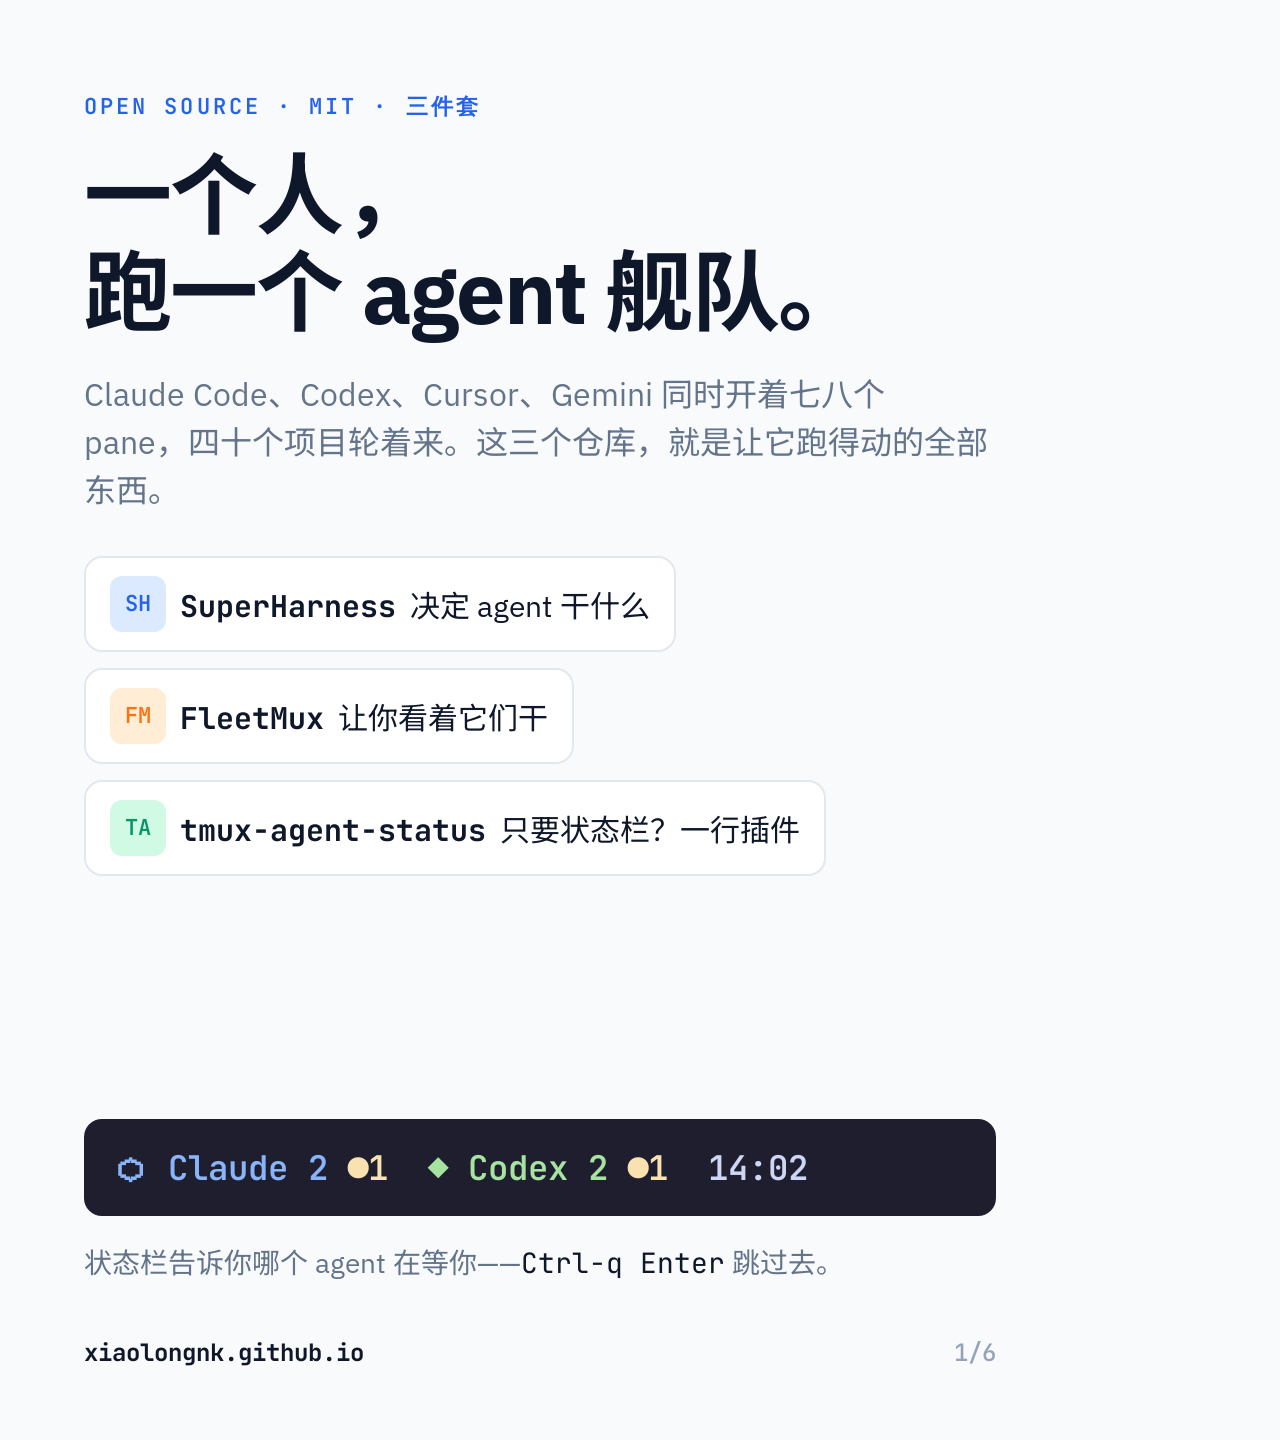
<file: social/cards/card-1.html>
<!doctype html><html lang="zh-CN"><head><meta charset="utf-8"><link href="https://fonts.googleapis.com/css2?family=IBM+Plex+Sans:wght@400;500;600;700&family=JetBrains+Mono:wght@400;600&family=Noto+Sans+SC:wght@400;500;700&display=swap" rel="stylesheet">
<style>
:root{--bg:#F8FAFC;--ink:#0F172A;--text:#1E293B;--muted:#64748B;--line:#E2E8F0;--blue:#2563EB;--amber:#F97316;--green:#059669}
*{box-sizing:border-box}html,body{margin:0}
body{width:1080px;height:1440px;background:var(--bg);color:var(--text);font-family:"IBM Plex Sans","Noto Sans SC","PingFang SC",sans-serif;-webkit-font-smoothing:antialiased;overflow:hidden}
.card{width:1080px;height:1440px;padding:96px 84px;display:flex;flex-direction:column;position:relative}
.eyebrow{font:600 22px/1 "JetBrains Mono",monospace;letter-spacing:.14em;text-transform:uppercase;color:var(--blue)}
h1{font-size:88px;line-height:1.1;letter-spacing:-.02em;color:var(--ink);margin:28px 0 30px;font-weight:700}
h2{font-size:64px;line-height:1.15;letter-spacing:-.02em;color:var(--ink);margin:24px 0 28px;font-weight:700}
p{font-size:32px;line-height:1.5;color:var(--muted);margin:0 0 22px}
.mono{font-family:"JetBrains Mono",monospace}
.foot{position:absolute;left:84px;right:84px;bottom:72px;display:flex;justify-content:space-between;font:500 24px "JetBrains Mono",monospace;color:#94A3B8}
.foot b{color:var(--ink)}
.pill{display:inline-flex;align-items:center;gap:14px;background:#fff;border:2px solid var(--line);border-radius:18px;padding:18px 24px;margin:0 0 16px;font-size:30px;color:var(--ink)}
.k{width:56px;height:56px;border-radius:12px;display:grid;place-items:center;font:600 22px "JetBrains Mono",monospace;flex:none}
.k1{background:#DBEAFE;color:var(--blue)}.k2{background:#FFEDD5;color:var(--amber)}.k3{background:#D1FAE5;color:var(--green)}
.pain{background:#fff;border-left:8px solid var(--amber);border-radius:0 20px 20px 0;padding:28px 34px;margin:0 0 22px;font-size:34px;line-height:1.45}
.pain b{color:var(--ink);display:block;font-size:40px;margin-bottom:6px}
pre{background:var(--ink);color:#E2E8F0;font:27px/1.6 "JetBrains Mono",monospace;padding:30px 34px;border-radius:22px;margin:0 0 22px;white-space:pre-wrap;word-break:break-all}
pre .c{color:#94A3B8}pre .g{color:#86EFAC}
.bar{background:#1E1E2E;border-radius:18px;padding:26px 30px;font:600 34px "JetBrains Mono",monospace;color:#CDD6F4;margin:26px 0}
.bar .b{color:#89B4FA}.bar .a{color:#F9E2AF}.bar .g{color:#A6E3A1}
.big{font:700 120px/1 "JetBrains Mono",monospace;color:var(--ink);letter-spacing:-.03em}
img.shot{width:100%;border-radius:22px;border:2px solid var(--line)}
.num{display:flex;gap:18px;margin:10px 0 0}.num>div{flex:1;background:#fff;border:2px solid var(--line);border-radius:20px;padding:24px 18px;text-align:center}
.num .v{font:700 64px "JetBrains Mono",monospace;color:var(--ink)}.num .l{font-size:22px;color:var(--muted);line-height:1.3;margin-top:8px}
</style></head><body><div class="card"><div class="eyebrow">Open source · MIT · 三件套</div>
<h1>一个人，<br>跑一个 agent 舰队。</h1>
<p>Claude Code、Codex、Cursor、Gemini 同时开着七八个 pane，四十个项目轮着来。这三个仓库，就是让它跑得动的全部东西。</p>
<div style="margin-top:20px">
<div class="pill"><span class="k k1">SH</span><span><b class="mono">SuperHarness</b>&nbsp; 决定 agent 干什么</span></div><br>
<div class="pill"><span class="k k2">FM</span><span><b class="mono">FleetMux</b>&nbsp; 让你看着它们干</span></div><br>
<div class="pill"><span class="k k3">TA</span><span><b class="mono">tmux-agent-status</b>&nbsp; 只要状态栏？一行插件</span></div></div>
<div style="margin-top:auto"><div class="bar"><span class="b">⬡ Claude 2</span> <span class="a">●1</span>&nbsp;&nbsp;<span class="g">◆ Codex 2</span> <span class="a">●1</span>&nbsp;&nbsp;14:02</div><p style="font-size:28px;margin:0 0 60px">状态栏告诉你哪个 agent 在等你——<span class="mono" style="color:var(--ink)">Ctrl-q Enter</span> 跳过去。</p></div><div class="foot"><span><b>xiaolongnk.github.io</b></span><span>1/6</span></div></div></body></html>
</file>
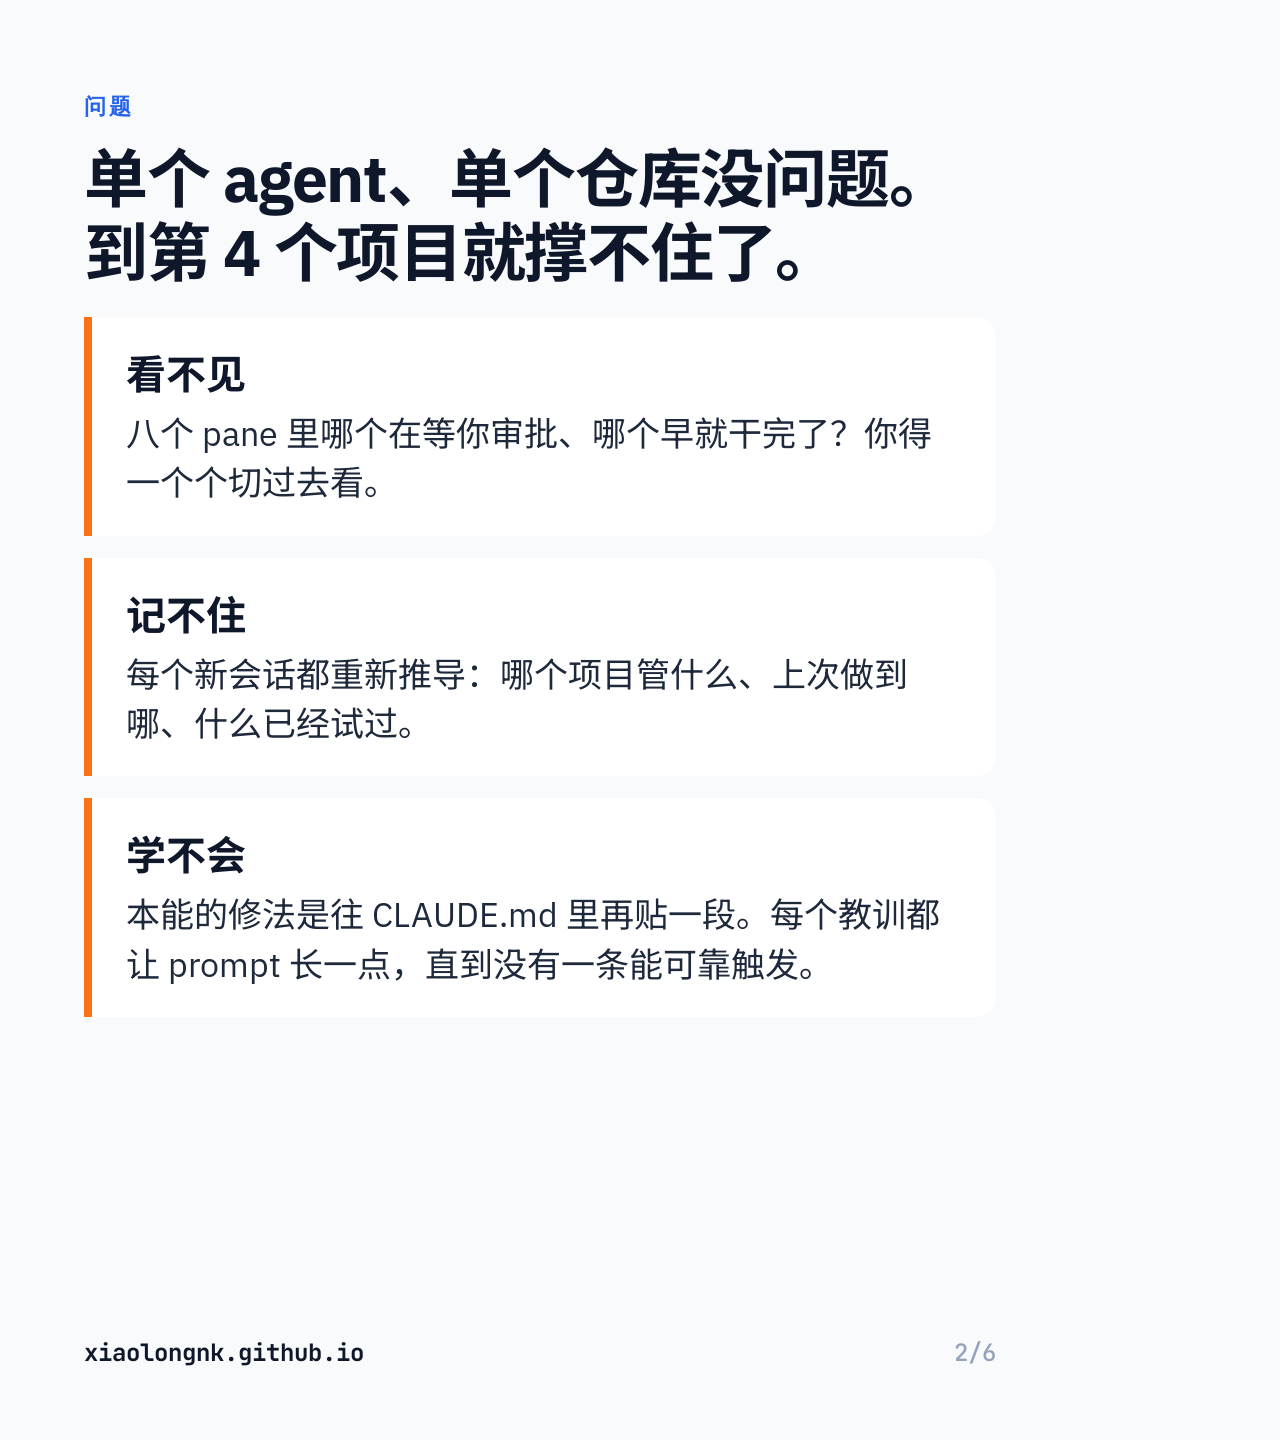
<file: social/cards/card-2.html>
<!doctype html><html lang="zh-CN"><head><meta charset="utf-8"><link href="https://fonts.googleapis.com/css2?family=IBM+Plex+Sans:wght@400;500;600;700&family=JetBrains+Mono:wght@400;600&family=Noto+Sans+SC:wght@400;500;700&display=swap" rel="stylesheet">
<style>
:root{--bg:#F8FAFC;--ink:#0F172A;--text:#1E293B;--muted:#64748B;--line:#E2E8F0;--blue:#2563EB;--amber:#F97316;--green:#059669}
*{box-sizing:border-box}html,body{margin:0}
body{width:1080px;height:1440px;background:var(--bg);color:var(--text);font-family:"IBM Plex Sans","Noto Sans SC","PingFang SC",sans-serif;-webkit-font-smoothing:antialiased;overflow:hidden}
.card{width:1080px;height:1440px;padding:96px 84px;display:flex;flex-direction:column;position:relative}
.eyebrow{font:600 22px/1 "JetBrains Mono",monospace;letter-spacing:.14em;text-transform:uppercase;color:var(--blue)}
h1{font-size:88px;line-height:1.1;letter-spacing:-.02em;color:var(--ink);margin:28px 0 30px;font-weight:700}
h2{font-size:64px;line-height:1.15;letter-spacing:-.02em;color:var(--ink);margin:24px 0 28px;font-weight:700}
p{font-size:32px;line-height:1.5;color:var(--muted);margin:0 0 22px}
.mono{font-family:"JetBrains Mono",monospace}
.foot{position:absolute;left:84px;right:84px;bottom:72px;display:flex;justify-content:space-between;font:500 24px "JetBrains Mono",monospace;color:#94A3B8}
.foot b{color:var(--ink)}
.pill{display:inline-flex;align-items:center;gap:14px;background:#fff;border:2px solid var(--line);border-radius:18px;padding:18px 24px;margin:0 0 16px;font-size:30px;color:var(--ink)}
.k{width:56px;height:56px;border-radius:12px;display:grid;place-items:center;font:600 22px "JetBrains Mono",monospace;flex:none}
.k1{background:#DBEAFE;color:var(--blue)}.k2{background:#FFEDD5;color:var(--amber)}.k3{background:#D1FAE5;color:var(--green)}
.pain{background:#fff;border-left:8px solid var(--amber);border-radius:0 20px 20px 0;padding:28px 34px;margin:0 0 22px;font-size:34px;line-height:1.45}
.pain b{color:var(--ink);display:block;font-size:40px;margin-bottom:6px}
pre{background:var(--ink);color:#E2E8F0;font:27px/1.6 "JetBrains Mono",monospace;padding:30px 34px;border-radius:22px;margin:0 0 22px;white-space:pre-wrap;word-break:break-all}
pre .c{color:#94A3B8}pre .g{color:#86EFAC}
.bar{background:#1E1E2E;border-radius:18px;padding:26px 30px;font:600 34px "JetBrains Mono",monospace;color:#CDD6F4;margin:26px 0}
.bar .b{color:#89B4FA}.bar .a{color:#F9E2AF}.bar .g{color:#A6E3A1}
.big{font:700 120px/1 "JetBrains Mono",monospace;color:var(--ink);letter-spacing:-.03em}
img.shot{width:100%;border-radius:22px;border:2px solid var(--line)}
.num{display:flex;gap:18px;margin:10px 0 0}.num>div{flex:1;background:#fff;border:2px solid var(--line);border-radius:20px;padding:24px 18px;text-align:center}
.num .v{font:700 64px "JetBrains Mono",monospace;color:var(--ink)}.num .l{font-size:22px;color:var(--muted);line-height:1.3;margin-top:8px}
</style></head><body><div class="card"><div class="eyebrow">问题</div>
<h2>单个 agent、单个仓库没问题。<br>到第 4 个项目就撑不住了。</h2>
<div class="pain"><b>看不见</b>八个 pane 里哪个在等你审批、哪个早就干完了？你得一个个切过去看。</div>
<div class="pain"><b>记不住</b>每个新会话都重新推导：哪个项目管什么、上次做到哪、什么已经试过。</div>
<div class="pain"><b>学不会</b>本能的修法是往 CLAUDE.md 里再贴一段。每个教训都让 prompt 长一点，直到没有一条能可靠触发。</div><div class="foot"><span><b>xiaolongnk.github.io</b></span><span>2/6</span></div></div></body></html>
</file>
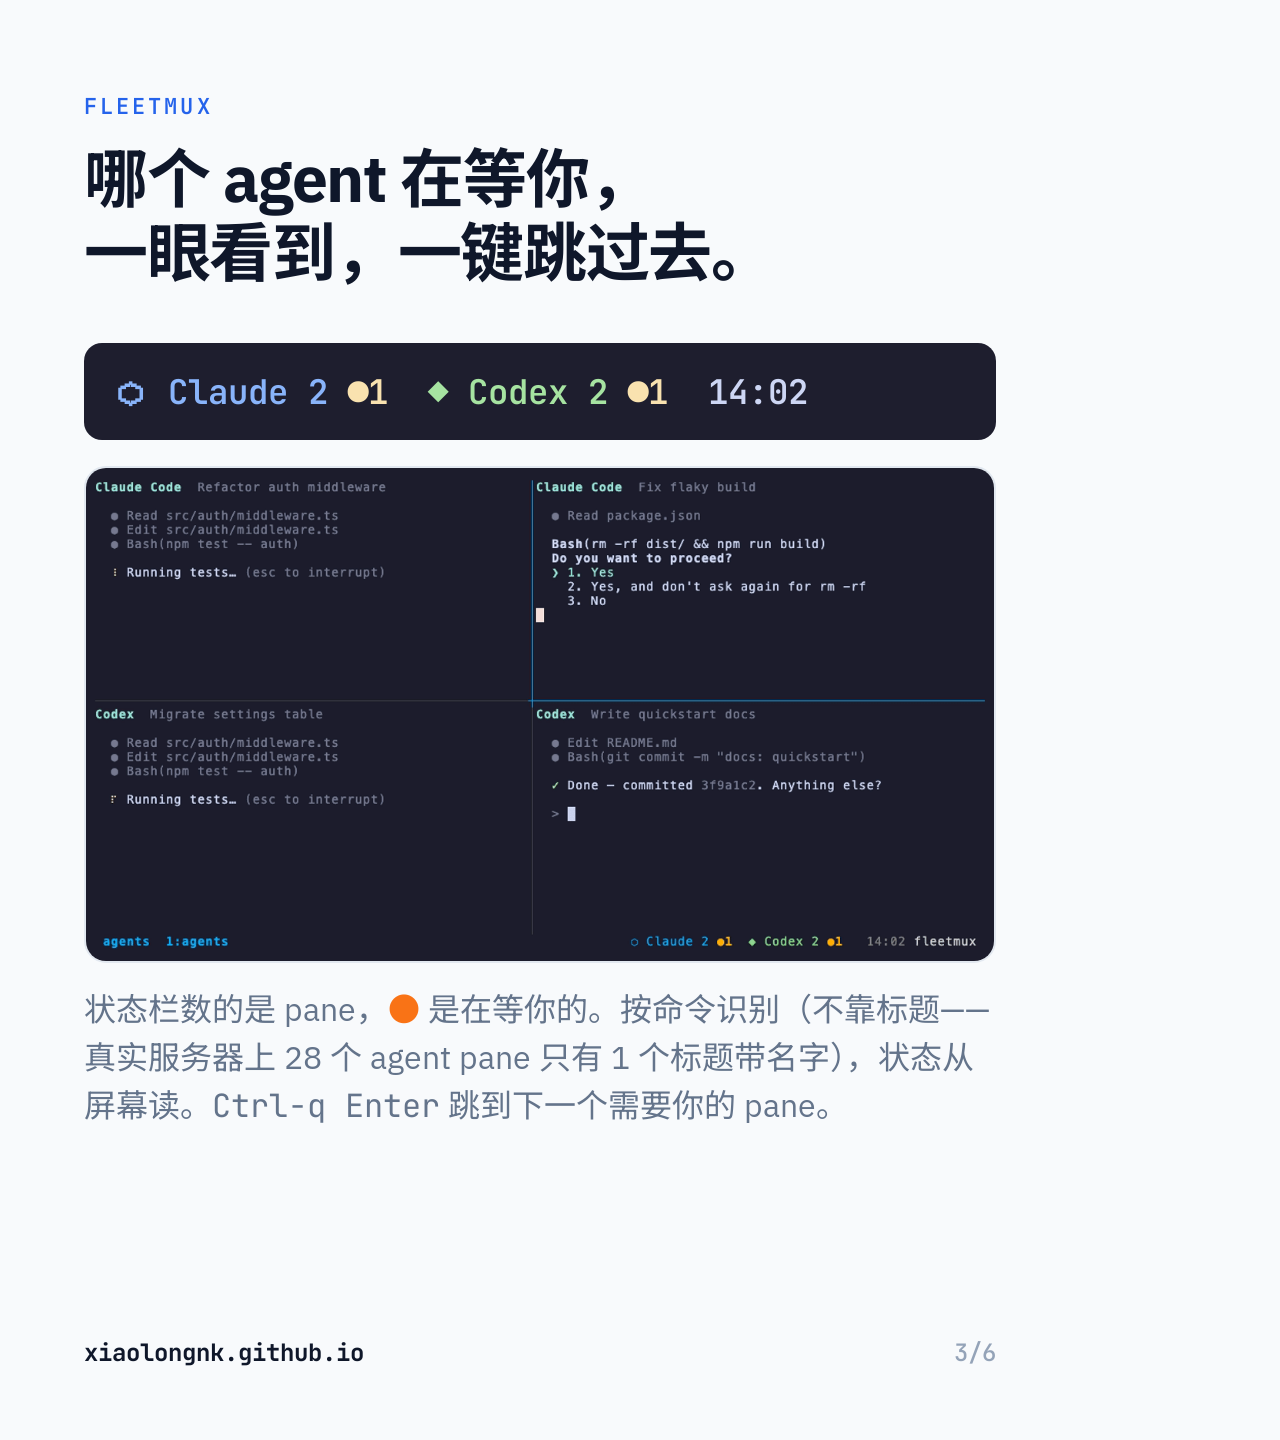
<file: social/cards/card-3.html>
<!doctype html><html lang="zh-CN"><head><meta charset="utf-8"><link href="https://fonts.googleapis.com/css2?family=IBM+Plex+Sans:wght@400;500;600;700&family=JetBrains+Mono:wght@400;600&family=Noto+Sans+SC:wght@400;500;700&display=swap" rel="stylesheet">
<style>
:root{--bg:#F8FAFC;--ink:#0F172A;--text:#1E293B;--muted:#64748B;--line:#E2E8F0;--blue:#2563EB;--amber:#F97316;--green:#059669}
*{box-sizing:border-box}html,body{margin:0}
body{width:1080px;height:1440px;background:var(--bg);color:var(--text);font-family:"IBM Plex Sans","Noto Sans SC","PingFang SC",sans-serif;-webkit-font-smoothing:antialiased;overflow:hidden}
.card{width:1080px;height:1440px;padding:96px 84px;display:flex;flex-direction:column;position:relative}
.eyebrow{font:600 22px/1 "JetBrains Mono",monospace;letter-spacing:.14em;text-transform:uppercase;color:var(--blue)}
h1{font-size:88px;line-height:1.1;letter-spacing:-.02em;color:var(--ink);margin:28px 0 30px;font-weight:700}
h2{font-size:64px;line-height:1.15;letter-spacing:-.02em;color:var(--ink);margin:24px 0 28px;font-weight:700}
p{font-size:32px;line-height:1.5;color:var(--muted);margin:0 0 22px}
.mono{font-family:"JetBrains Mono",monospace}
.foot{position:absolute;left:84px;right:84px;bottom:72px;display:flex;justify-content:space-between;font:500 24px "JetBrains Mono",monospace;color:#94A3B8}
.foot b{color:var(--ink)}
.pill{display:inline-flex;align-items:center;gap:14px;background:#fff;border:2px solid var(--line);border-radius:18px;padding:18px 24px;margin:0 0 16px;font-size:30px;color:var(--ink)}
.k{width:56px;height:56px;border-radius:12px;display:grid;place-items:center;font:600 22px "JetBrains Mono",monospace;flex:none}
.k1{background:#DBEAFE;color:var(--blue)}.k2{background:#FFEDD5;color:var(--amber)}.k3{background:#D1FAE5;color:var(--green)}
.pain{background:#fff;border-left:8px solid var(--amber);border-radius:0 20px 20px 0;padding:28px 34px;margin:0 0 22px;font-size:34px;line-height:1.45}
.pain b{color:var(--ink);display:block;font-size:40px;margin-bottom:6px}
pre{background:var(--ink);color:#E2E8F0;font:27px/1.6 "JetBrains Mono",monospace;padding:30px 34px;border-radius:22px;margin:0 0 22px;white-space:pre-wrap;word-break:break-all}
pre .c{color:#94A3B8}pre .g{color:#86EFAC}
.bar{background:#1E1E2E;border-radius:18px;padding:26px 30px;font:600 34px "JetBrains Mono",monospace;color:#CDD6F4;margin:26px 0}
.bar .b{color:#89B4FA}.bar .a{color:#F9E2AF}.bar .g{color:#A6E3A1}
.big{font:700 120px/1 "JetBrains Mono",monospace;color:var(--ink);letter-spacing:-.03em}
img.shot{width:100%;border-radius:22px;border:2px solid var(--line)}
.num{display:flex;gap:18px;margin:10px 0 0}.num>div{flex:1;background:#fff;border:2px solid var(--line);border-radius:20px;padding:24px 18px;text-align:center}
.num .v{font:700 64px "JetBrains Mono",monospace;color:var(--ink)}.num .l{font-size:22px;color:var(--muted);line-height:1.3;margin-top:8px}
</style></head><body><div class="card"><div class="eyebrow">FleetMux</div>
<h2>哪个 agent 在等你，<br>一眼看到，一键跳过去。</h2>
<div class="bar"><span class="b">⬡ Claude 2</span> <span class="a">●1</span>&nbsp;&nbsp;<span class="g">◆ Codex 2</span> <span class="a">●1</span>&nbsp;&nbsp;14:02</div>
<img class="shot" src="demo-frame.png" alt="">
<p style="margin-top:22px">状态栏数的是 pane，<span style="color:var(--amber);font-weight:600">●</span> 是在等你的。按命令识别（不靠标题——真实服务器上 28 个 agent pane 只有 1 个标题带名字），状态从屏幕读。<span class="mono">Ctrl-q Enter</span> 跳到下一个需要你的 pane。</p><div class="foot"><span><b>xiaolongnk.github.io</b></span><span>3/6</span></div></div></body></html>
</file>
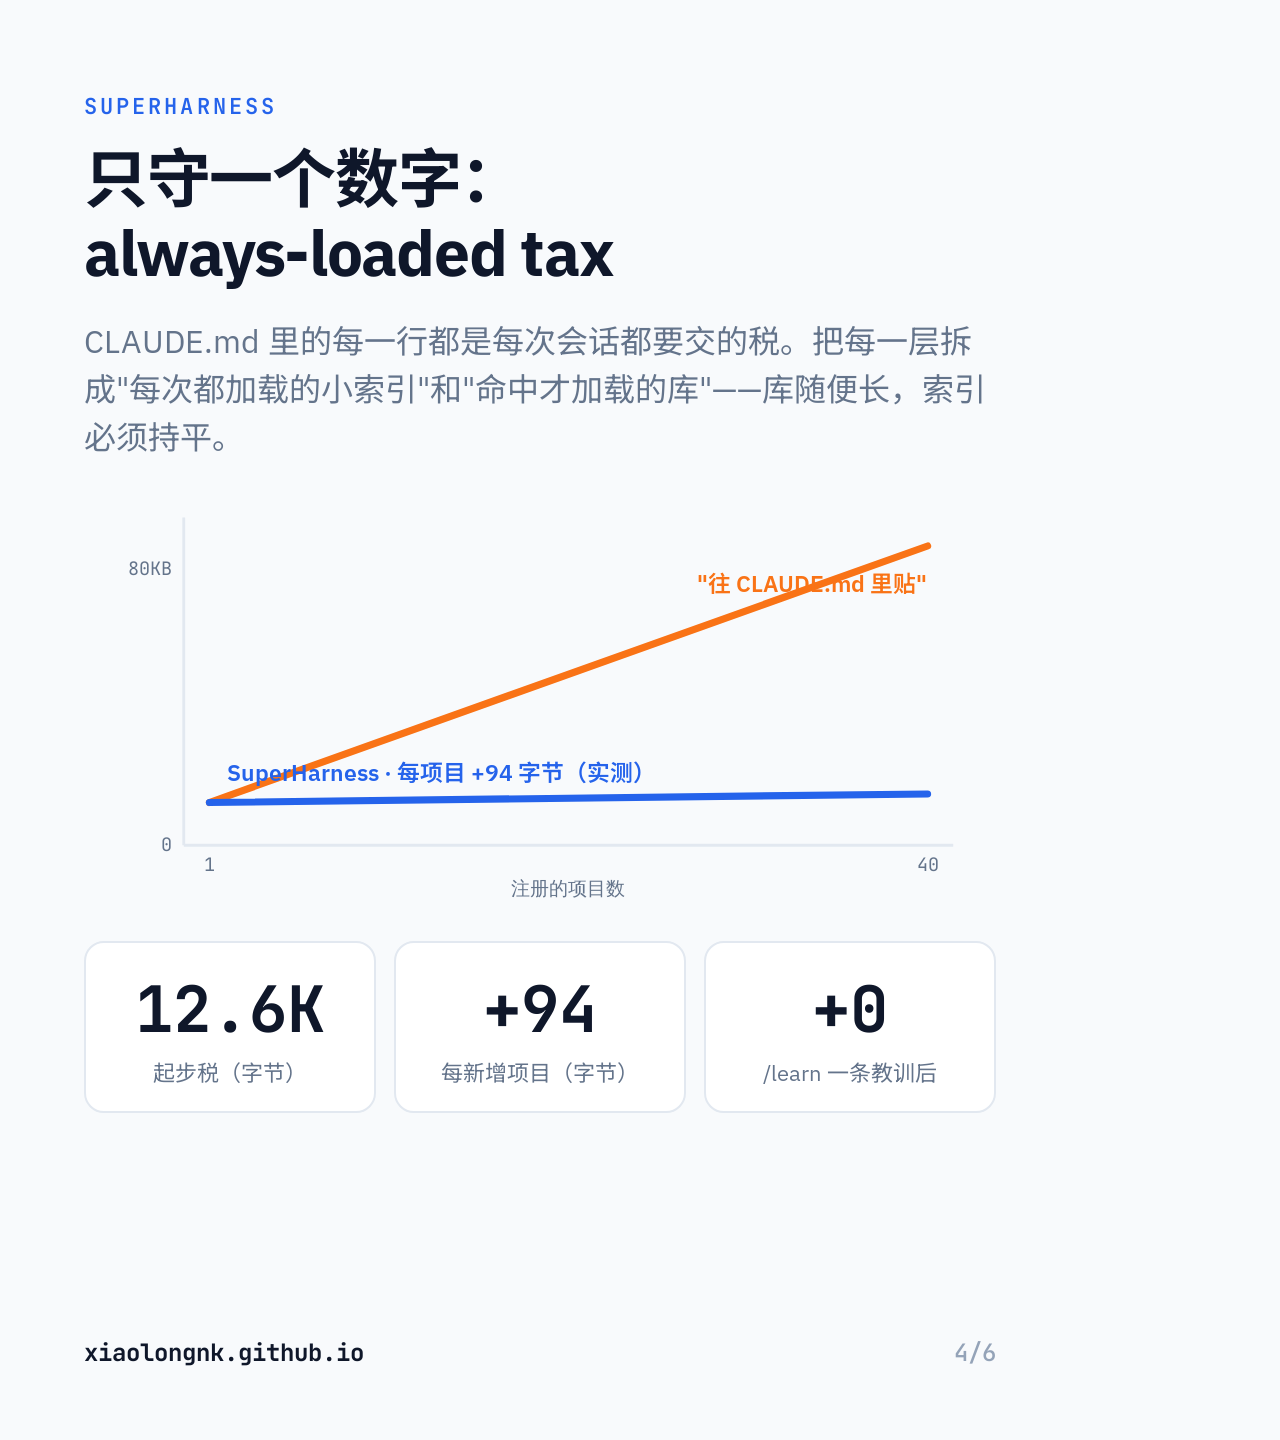
<file: social/cards/card-4.html>
<!doctype html><html lang="zh-CN"><head><meta charset="utf-8"><link href="https://fonts.googleapis.com/css2?family=IBM+Plex+Sans:wght@400;500;600;700&family=JetBrains+Mono:wght@400;600&family=Noto+Sans+SC:wght@400;500;700&display=swap" rel="stylesheet">
<style>
:root{--bg:#F8FAFC;--ink:#0F172A;--text:#1E293B;--muted:#64748B;--line:#E2E8F0;--blue:#2563EB;--amber:#F97316;--green:#059669}
*{box-sizing:border-box}html,body{margin:0}
body{width:1080px;height:1440px;background:var(--bg);color:var(--text);font-family:"IBM Plex Sans","Noto Sans SC","PingFang SC",sans-serif;-webkit-font-smoothing:antialiased;overflow:hidden}
.card{width:1080px;height:1440px;padding:96px 84px;display:flex;flex-direction:column;position:relative}
.eyebrow{font:600 22px/1 "JetBrains Mono",monospace;letter-spacing:.14em;text-transform:uppercase;color:var(--blue)}
h1{font-size:88px;line-height:1.1;letter-spacing:-.02em;color:var(--ink);margin:28px 0 30px;font-weight:700}
h2{font-size:64px;line-height:1.15;letter-spacing:-.02em;color:var(--ink);margin:24px 0 28px;font-weight:700}
p{font-size:32px;line-height:1.5;color:var(--muted);margin:0 0 22px}
.mono{font-family:"JetBrains Mono",monospace}
.foot{position:absolute;left:84px;right:84px;bottom:72px;display:flex;justify-content:space-between;font:500 24px "JetBrains Mono",monospace;color:#94A3B8}
.foot b{color:var(--ink)}
.pill{display:inline-flex;align-items:center;gap:14px;background:#fff;border:2px solid var(--line);border-radius:18px;padding:18px 24px;margin:0 0 16px;font-size:30px;color:var(--ink)}
.k{width:56px;height:56px;border-radius:12px;display:grid;place-items:center;font:600 22px "JetBrains Mono",monospace;flex:none}
.k1{background:#DBEAFE;color:var(--blue)}.k2{background:#FFEDD5;color:var(--amber)}.k3{background:#D1FAE5;color:var(--green)}
.pain{background:#fff;border-left:8px solid var(--amber);border-radius:0 20px 20px 0;padding:28px 34px;margin:0 0 22px;font-size:34px;line-height:1.45}
.pain b{color:var(--ink);display:block;font-size:40px;margin-bottom:6px}
pre{background:var(--ink);color:#E2E8F0;font:27px/1.6 "JetBrains Mono",monospace;padding:30px 34px;border-radius:22px;margin:0 0 22px;white-space:pre-wrap;word-break:break-all}
pre .c{color:#94A3B8}pre .g{color:#86EFAC}
.bar{background:#1E1E2E;border-radius:18px;padding:26px 30px;font:600 34px "JetBrains Mono",monospace;color:#CDD6F4;margin:26px 0}
.bar .b{color:#89B4FA}.bar .a{color:#F9E2AF}.bar .g{color:#A6E3A1}
.big{font:700 120px/1 "JetBrains Mono",monospace;color:var(--ink);letter-spacing:-.03em}
img.shot{width:100%;border-radius:22px;border:2px solid var(--line)}
.num{display:flex;gap:18px;margin:10px 0 0}.num>div{flex:1;background:#fff;border:2px solid var(--line);border-radius:20px;padding:24px 18px;text-align:center}
.num .v{font:700 64px "JetBrains Mono",monospace;color:var(--ink)}.num .l{font-size:22px;color:var(--muted);line-height:1.3;margin-top:8px}
</style></head><body><div class="card"><div class="eyebrow">SuperHarness</div>
<h2>只守一个数字：<br>always-loaded tax</h2>
<p>CLAUDE.md 里的每一行都是每次会话都要交的税。把每一层拆成"每次都加载的小索引"和"命中才加载的库"——库随便长，索引必须持平。</p>
<svg viewBox="0 0 640 300" width="100%" style="margin:6px 0 14px"><g font-family="JetBrains Mono,monospace" font-size="13" fill="#64748B"><line x1="70" y1="20" x2="70" y2="250" stroke="#E2E8F0" stroke-width="2"/><line x1="70" y1="250" x2="610" y2="250" stroke="#E2E8F0" stroke-width="2"/><text x="340" y="285" text-anchor="middle">注册的项目数</text><text x="62" y="254" text-anchor="end">0</text><text x="62" y="60" text-anchor="end">80KB</text><text x="88" y="268" text-anchor="middle">1</text><text x="592" y="268" text-anchor="middle">40</text></g><path d="M88 220 L592 40" stroke="#F97316" stroke-width="5" fill="none" stroke-linecap="round"/><text x="430" y="72" font-size="16" fill="#F97316" font-weight="600">"往 CLAUDE.md 里贴"</text><path d="M88 220 L592 214" stroke="#2563EB" stroke-width="5" fill="none" stroke-linecap="round"/><text x="100" y="205" font-size="16" fill="#2563EB" font-weight="600">SuperHarness · 每项目 +94 字节（实测）</text></svg>
<div class="num"><div><div class="v">12.6K</div><div class="l">起步税（字节）</div></div><div><div class="v">+94</div><div class="l">每新增项目（字节）</div></div><div><div class="v">+0</div><div class="l">/learn 一条教训后</div></div></div><div class="foot"><span><b>xiaolongnk.github.io</b></span><span>4/6</span></div></div></body></html>
</file>
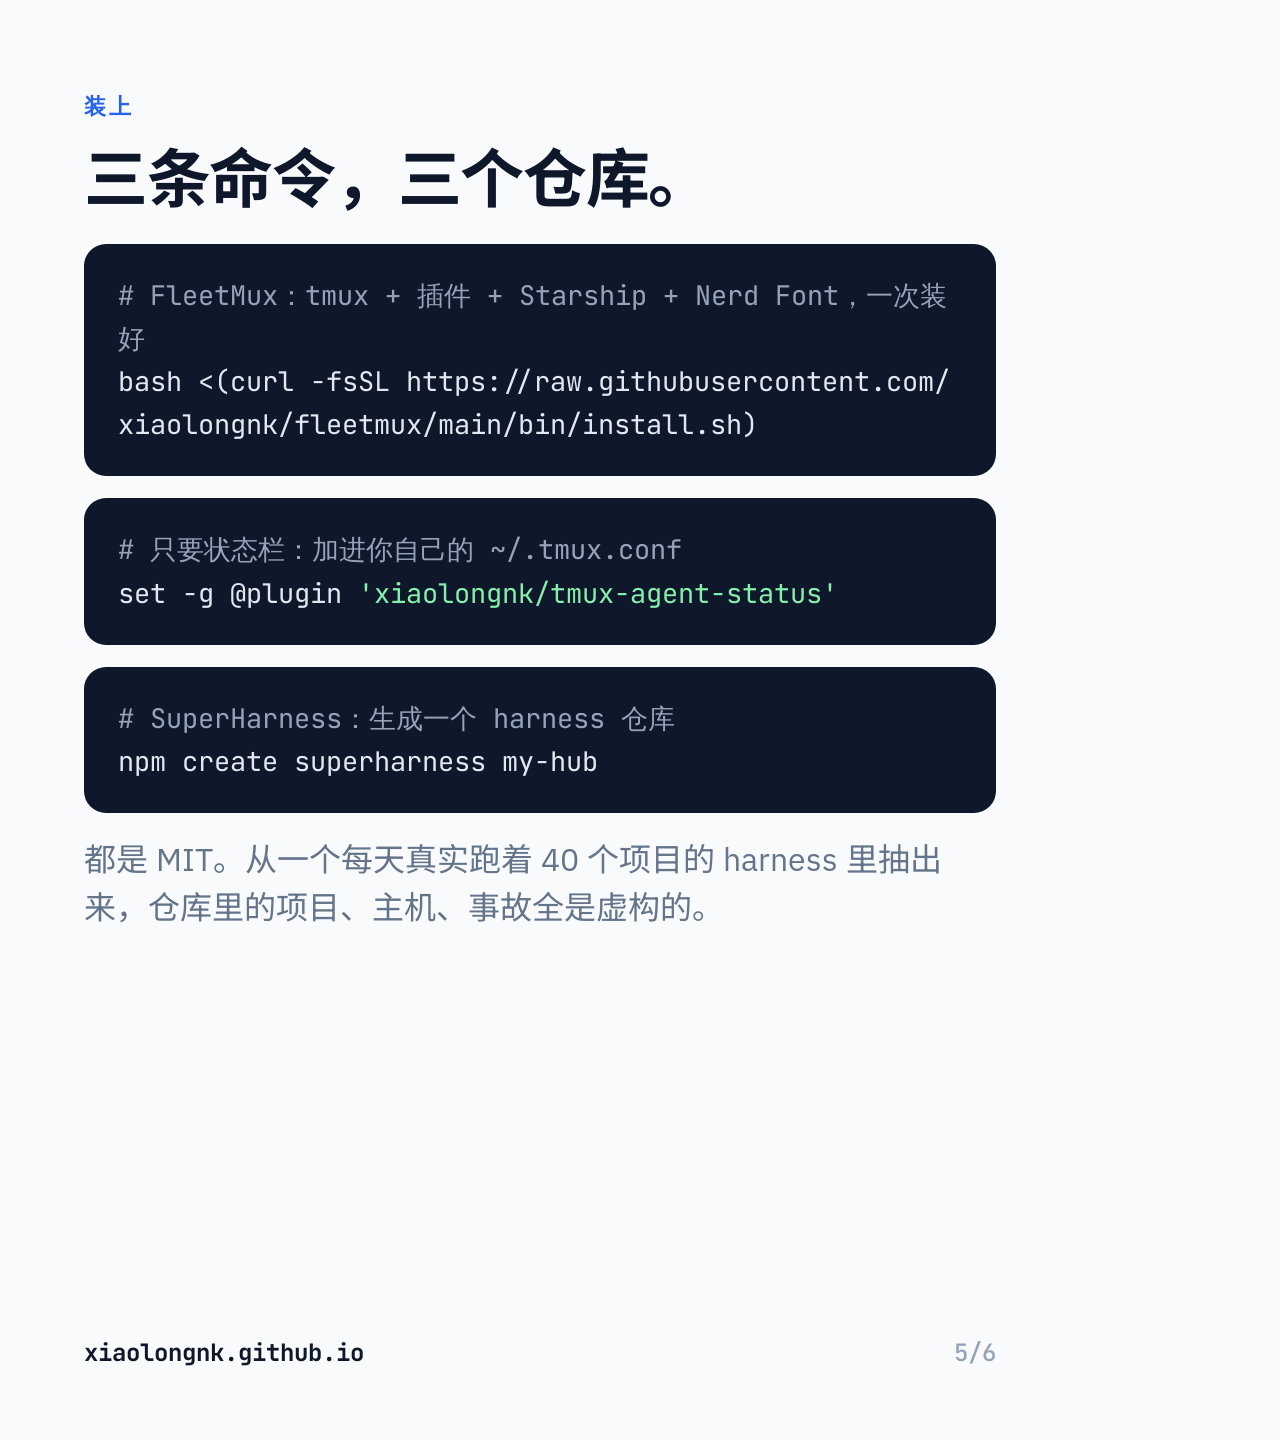
<file: social/cards/card-5.html>
<!doctype html><html lang="zh-CN"><head><meta charset="utf-8"><link href="https://fonts.googleapis.com/css2?family=IBM+Plex+Sans:wght@400;500;600;700&family=JetBrains+Mono:wght@400;600&family=Noto+Sans+SC:wght@400;500;700&display=swap" rel="stylesheet">
<style>
:root{--bg:#F8FAFC;--ink:#0F172A;--text:#1E293B;--muted:#64748B;--line:#E2E8F0;--blue:#2563EB;--amber:#F97316;--green:#059669}
*{box-sizing:border-box}html,body{margin:0}
body{width:1080px;height:1440px;background:var(--bg);color:var(--text);font-family:"IBM Plex Sans","Noto Sans SC","PingFang SC",sans-serif;-webkit-font-smoothing:antialiased;overflow:hidden}
.card{width:1080px;height:1440px;padding:96px 84px;display:flex;flex-direction:column;position:relative}
.eyebrow{font:600 22px/1 "JetBrains Mono",monospace;letter-spacing:.14em;text-transform:uppercase;color:var(--blue)}
h1{font-size:88px;line-height:1.1;letter-spacing:-.02em;color:var(--ink);margin:28px 0 30px;font-weight:700}
h2{font-size:64px;line-height:1.15;letter-spacing:-.02em;color:var(--ink);margin:24px 0 28px;font-weight:700}
p{font-size:32px;line-height:1.5;color:var(--muted);margin:0 0 22px}
.mono{font-family:"JetBrains Mono",monospace}
.foot{position:absolute;left:84px;right:84px;bottom:72px;display:flex;justify-content:space-between;font:500 24px "JetBrains Mono",monospace;color:#94A3B8}
.foot b{color:var(--ink)}
.pill{display:inline-flex;align-items:center;gap:14px;background:#fff;border:2px solid var(--line);border-radius:18px;padding:18px 24px;margin:0 0 16px;font-size:30px;color:var(--ink)}
.k{width:56px;height:56px;border-radius:12px;display:grid;place-items:center;font:600 22px "JetBrains Mono",monospace;flex:none}
.k1{background:#DBEAFE;color:var(--blue)}.k2{background:#FFEDD5;color:var(--amber)}.k3{background:#D1FAE5;color:var(--green)}
.pain{background:#fff;border-left:8px solid var(--amber);border-radius:0 20px 20px 0;padding:28px 34px;margin:0 0 22px;font-size:34px;line-height:1.45}
.pain b{color:var(--ink);display:block;font-size:40px;margin-bottom:6px}
pre{background:var(--ink);color:#E2E8F0;font:27px/1.6 "JetBrains Mono",monospace;padding:30px 34px;border-radius:22px;margin:0 0 22px;white-space:pre-wrap;word-break:break-all}
pre .c{color:#94A3B8}pre .g{color:#86EFAC}
.bar{background:#1E1E2E;border-radius:18px;padding:26px 30px;font:600 34px "JetBrains Mono",monospace;color:#CDD6F4;margin:26px 0}
.bar .b{color:#89B4FA}.bar .a{color:#F9E2AF}.bar .g{color:#A6E3A1}
.big{font:700 120px/1 "JetBrains Mono",monospace;color:var(--ink);letter-spacing:-.03em}
img.shot{width:100%;border-radius:22px;border:2px solid var(--line)}
.num{display:flex;gap:18px;margin:10px 0 0}.num>div{flex:1;background:#fff;border:2px solid var(--line);border-radius:20px;padding:24px 18px;text-align:center}
.num .v{font:700 64px "JetBrains Mono",monospace;color:var(--ink)}.num .l{font-size:22px;color:var(--muted);line-height:1.3;margin-top:8px}
</style></head><body><div class="card"><div class="eyebrow">装上</div>
<h2>三条命令，三个仓库。</h2>
<pre><span class="c"># FleetMux：tmux + 插件 + Starship + Nerd Font，一次装好</span>
bash &lt;(curl -fsSL https://raw.githubusercontent.com/xiaolongnk/fleetmux/main/bin/install.sh)</pre>
<pre><span class="c"># 只要状态栏：加进你自己的 ~/.tmux.conf</span>
set -g @plugin <span class="g">'xiaolongnk/tmux-agent-status'</span></pre>
<pre><span class="c"># SuperHarness：生成一个 harness 仓库</span>
npm create superharness my-hub</pre>
<p>都是 MIT。从一个每天真实跑着 40 个项目的 harness 里抽出来，仓库里的项目、主机、事故全是虚构的。</p><div class="foot"><span><b>xiaolongnk.github.io</b></span><span>5/6</span></div></div></body></html>
</file>
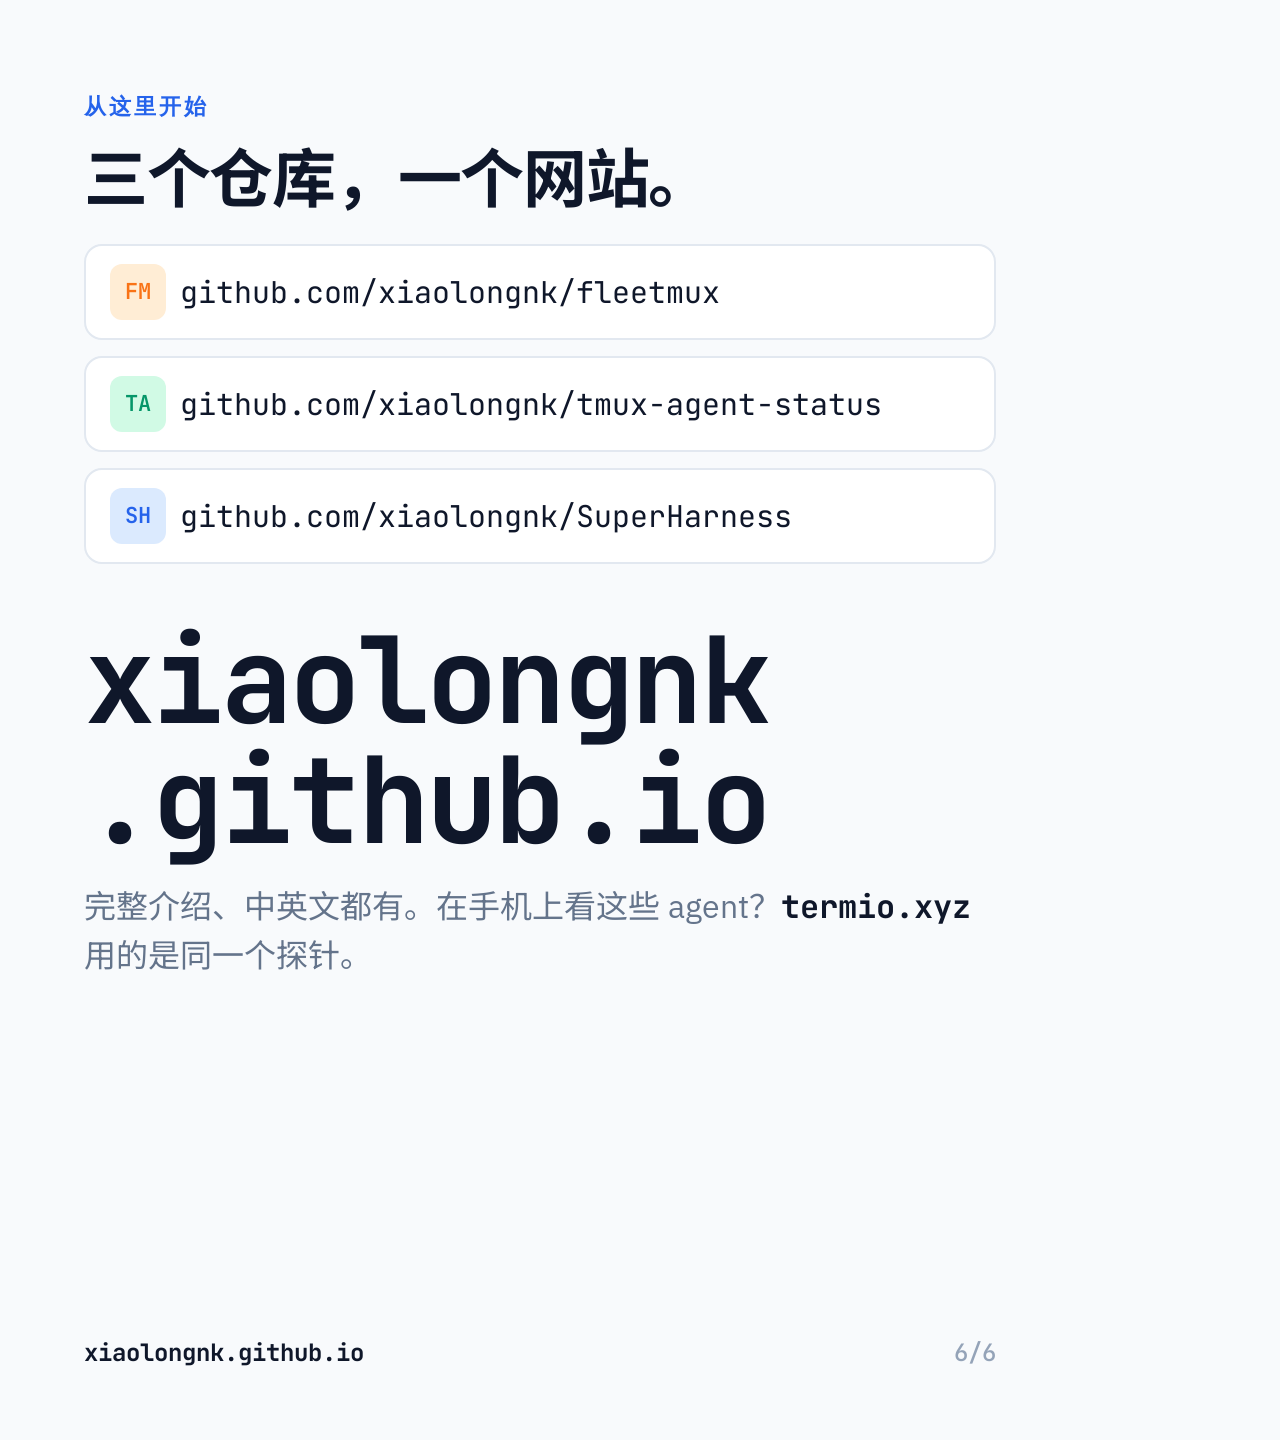
<file: social/cards/card-6.html>
<!doctype html><html lang="zh-CN"><head><meta charset="utf-8"><link href="https://fonts.googleapis.com/css2?family=IBM+Plex+Sans:wght@400;500;600;700&family=JetBrains+Mono:wght@400;600&family=Noto+Sans+SC:wght@400;500;700&display=swap" rel="stylesheet">
<style>
:root{--bg:#F8FAFC;--ink:#0F172A;--text:#1E293B;--muted:#64748B;--line:#E2E8F0;--blue:#2563EB;--amber:#F97316;--green:#059669}
*{box-sizing:border-box}html,body{margin:0}
body{width:1080px;height:1440px;background:var(--bg);color:var(--text);font-family:"IBM Plex Sans","Noto Sans SC","PingFang SC",sans-serif;-webkit-font-smoothing:antialiased;overflow:hidden}
.card{width:1080px;height:1440px;padding:96px 84px;display:flex;flex-direction:column;position:relative}
.eyebrow{font:600 22px/1 "JetBrains Mono",monospace;letter-spacing:.14em;text-transform:uppercase;color:var(--blue)}
h1{font-size:88px;line-height:1.1;letter-spacing:-.02em;color:var(--ink);margin:28px 0 30px;font-weight:700}
h2{font-size:64px;line-height:1.15;letter-spacing:-.02em;color:var(--ink);margin:24px 0 28px;font-weight:700}
p{font-size:32px;line-height:1.5;color:var(--muted);margin:0 0 22px}
.mono{font-family:"JetBrains Mono",monospace}
.foot{position:absolute;left:84px;right:84px;bottom:72px;display:flex;justify-content:space-between;font:500 24px "JetBrains Mono",monospace;color:#94A3B8}
.foot b{color:var(--ink)}
.pill{display:inline-flex;align-items:center;gap:14px;background:#fff;border:2px solid var(--line);border-radius:18px;padding:18px 24px;margin:0 0 16px;font-size:30px;color:var(--ink)}
.k{width:56px;height:56px;border-radius:12px;display:grid;place-items:center;font:600 22px "JetBrains Mono",monospace;flex:none}
.k1{background:#DBEAFE;color:var(--blue)}.k2{background:#FFEDD5;color:var(--amber)}.k3{background:#D1FAE5;color:var(--green)}
.pain{background:#fff;border-left:8px solid var(--amber);border-radius:0 20px 20px 0;padding:28px 34px;margin:0 0 22px;font-size:34px;line-height:1.45}
.pain b{color:var(--ink);display:block;font-size:40px;margin-bottom:6px}
pre{background:var(--ink);color:#E2E8F0;font:27px/1.6 "JetBrains Mono",monospace;padding:30px 34px;border-radius:22px;margin:0 0 22px;white-space:pre-wrap;word-break:break-all}
pre .c{color:#94A3B8}pre .g{color:#86EFAC}
.bar{background:#1E1E2E;border-radius:18px;padding:26px 30px;font:600 34px "JetBrains Mono",monospace;color:#CDD6F4;margin:26px 0}
.bar .b{color:#89B4FA}.bar .a{color:#F9E2AF}.bar .g{color:#A6E3A1}
.big{font:700 120px/1 "JetBrains Mono",monospace;color:var(--ink);letter-spacing:-.03em}
img.shot{width:100%;border-radius:22px;border:2px solid var(--line)}
.num{display:flex;gap:18px;margin:10px 0 0}.num>div{flex:1;background:#fff;border:2px solid var(--line);border-radius:20px;padding:24px 18px;text-align:center}
.num .v{font:700 64px "JetBrains Mono",monospace;color:var(--ink)}.num .l{font-size:22px;color:var(--muted);line-height:1.3;margin-top:8px}
</style></head><body><div class="card"><div class="eyebrow">从这里开始</div>
<h2>三个仓库，一个网站。</h2>
<div class="pill" style="width:100%"><span class="k k2">FM</span><span class="mono">github.com/xiaolongnk/fleetmux</span></div>
<div class="pill" style="width:100%"><span class="k k3">TA</span><span class="mono">github.com/xiaolongnk/tmux-agent-status</span></div>
<div class="pill" style="width:100%"><span class="k k1">SH</span><span class="mono">github.com/xiaolongnk/SuperHarness</span></div>
<div style="margin-top:40px"><div class="big">xiaolongnk<br>.github.io</div><p style="margin-top:22px">完整介绍、中英文都有。在手机上看这些 agent？<b class="mono" style="color:var(--ink)">termio.xyz</b> 用的是同一个探针。</p></div><div class="foot"><span><b>xiaolongnk.github.io</b></span><span>6/6</span></div></div></body></html>
</file>
<file: assets/style.css>
:root{--bg:#F8FAFC;--surface:#fff;--ink:#0F172A;--text:#1E293B;--muted:#64748B;--faint:#94A3B8;--line:#E2E8F0;--blue:#2563EB;--amber:#F97316;--green:#059669;--sans:"IBM Plex Sans",-apple-system,"PingFang SC","Noto Sans SC",sans-serif;--mono:"JetBrains Mono",ui-monospace,Menlo,monospace}
*{box-sizing:border-box}body{margin:0;background:var(--bg);color:var(--text);font-family:var(--sans);line-height:1.6;-webkit-font-smoothing:antialiased}
main{max-width:720px;margin:0 auto;padding:0 18px 64px}
nav{max-width:720px;margin:0 auto;padding:16px 18px;display:flex;justify-content:space-between;align-items:center;font:500 13px var(--mono)}
nav a{color:var(--muted);text-decoration:none}nav a.brand{color:var(--ink);font-weight:600}nav span a{margin-left:14px}
.eyebrow{font:600 12px/1 var(--mono);letter-spacing:.12em;text-transform:uppercase;color:var(--blue)}
h1{font-size:34px;line-height:1.15;letter-spacing:-.02em;color:var(--ink);margin:10px 0 12px}
h2{font-size:22px;letter-spacing:-.01em;color:var(--ink);margin:0 0 6px}
p.lead{font-size:17px;color:var(--muted);margin:0 0 22px}
.hero{padding:34px 0 10px}
.trio{display:grid;gap:10px;margin:18px 0 6px}
.trio a{display:flex;gap:12px;align-items:flex-start;background:var(--surface);border:1px solid var(--line);border-radius:12px;padding:12px 14px;text-decoration:none;color:inherit}
.trio a:hover{border-color:var(--blue)}
.trio .n{font:600 13px var(--mono);color:var(--ink)}.trio .d{font-size:13px;color:var(--muted)}
.trio .k{width:34px;height:34px;border-radius:8px;display:grid;place-items:center;font:600 13px var(--mono);flex:none}
.k1{background:#DBEAFE;color:var(--blue)}.k2{background:#FFEDD5;color:var(--amber)}.k3{background:#D1FAE5;color:var(--green)}.k4{background:#EDE9FE;color:#7C3AED}.k5{background:#FCE7F3;color:#DB2777}
section{padding:34px 0 0}
.pain{display:grid;gap:10px;margin:14px 0 0}
.pain div{background:var(--surface);border-left:3px solid var(--amber);border-radius:0 10px 10px 0;padding:10px 14px;font-size:15px}
.pain b{color:var(--ink)}
.card{background:var(--surface);border:1px solid var(--line);border-radius:14px;padding:18px 16px;margin-top:14px}
.gif{width:100%;border-radius:10px;border:1px solid var(--line);display:block}
.cap{font-size:13px;color:var(--muted);margin:8px 0 0}
ul.pts{padding-left:18px;margin:12px 0}ul.pts li{margin:6px 0;font-size:15px}ul.pts b{color:var(--ink)}
pre{background:var(--ink);color:#E2E8F0;font:13px/1.55 var(--mono);padding:12px 14px;border-radius:10px;overflow-x:auto;margin:12px 0 0}
pre .c{color:var(--faint)}pre .g{color:#86EFAC}
code{font:.92em var(--mono);background:#EEF2F6;padding:1px 5px;border-radius:4px}
.chart{margin:14px 0 4px}
.stats{display:grid;grid-template-columns:repeat(3,1fr);gap:8px;margin-top:14px}
.stats div{background:var(--surface);border:1px solid var(--line);border-radius:10px;padding:10px 8px;text-align:center}
.stats .v{font:600 20px var(--mono);color:var(--ink)}.stats .l{font-size:11.5px;color:var(--muted);line-height:1.3;margin-top:2px}
.receipt{font:13px/1.6 var(--mono);background:#F1F5F9;border-radius:10px;padding:12px 14px;margin-top:12px;white-space:pre-wrap;color:var(--text)}
.receipt b{color:var(--green)}
.cta{margin-top:40px;background:var(--ink);color:#E2E8F0;border-radius:16px;padding:22px 18px}
.cta h2{color:#fff}.cta a{color:#93C5FD;text-decoration:none;font:500 14px var(--mono);display:block;margin:8px 0}
.cta p{color:#94A3B8;font-size:14px;margin:8px 0 14px}
.foot{font-size:12px;color:var(--faint);margin-top:28px}
.grid{display:grid;gap:12px;margin-top:18px}
.prod{background:var(--surface);border:1px solid var(--line);border-radius:14px;padding:16px;display:flex;gap:14px;text-decoration:none;color:inherit}
.prod:hover{border-color:var(--blue)}
.prod .k{width:40px;height:40px;border-radius:10px;display:grid;place-items:center;font:600 13px var(--mono);flex:none}
.prod h3{margin:0 0 4px;font-size:16px;color:var(--ink)}.prod p{margin:0;font-size:14px;color:var(--muted)}
.prod .m{font:12px var(--mono);color:var(--faint);margin-top:6px}
</file>
